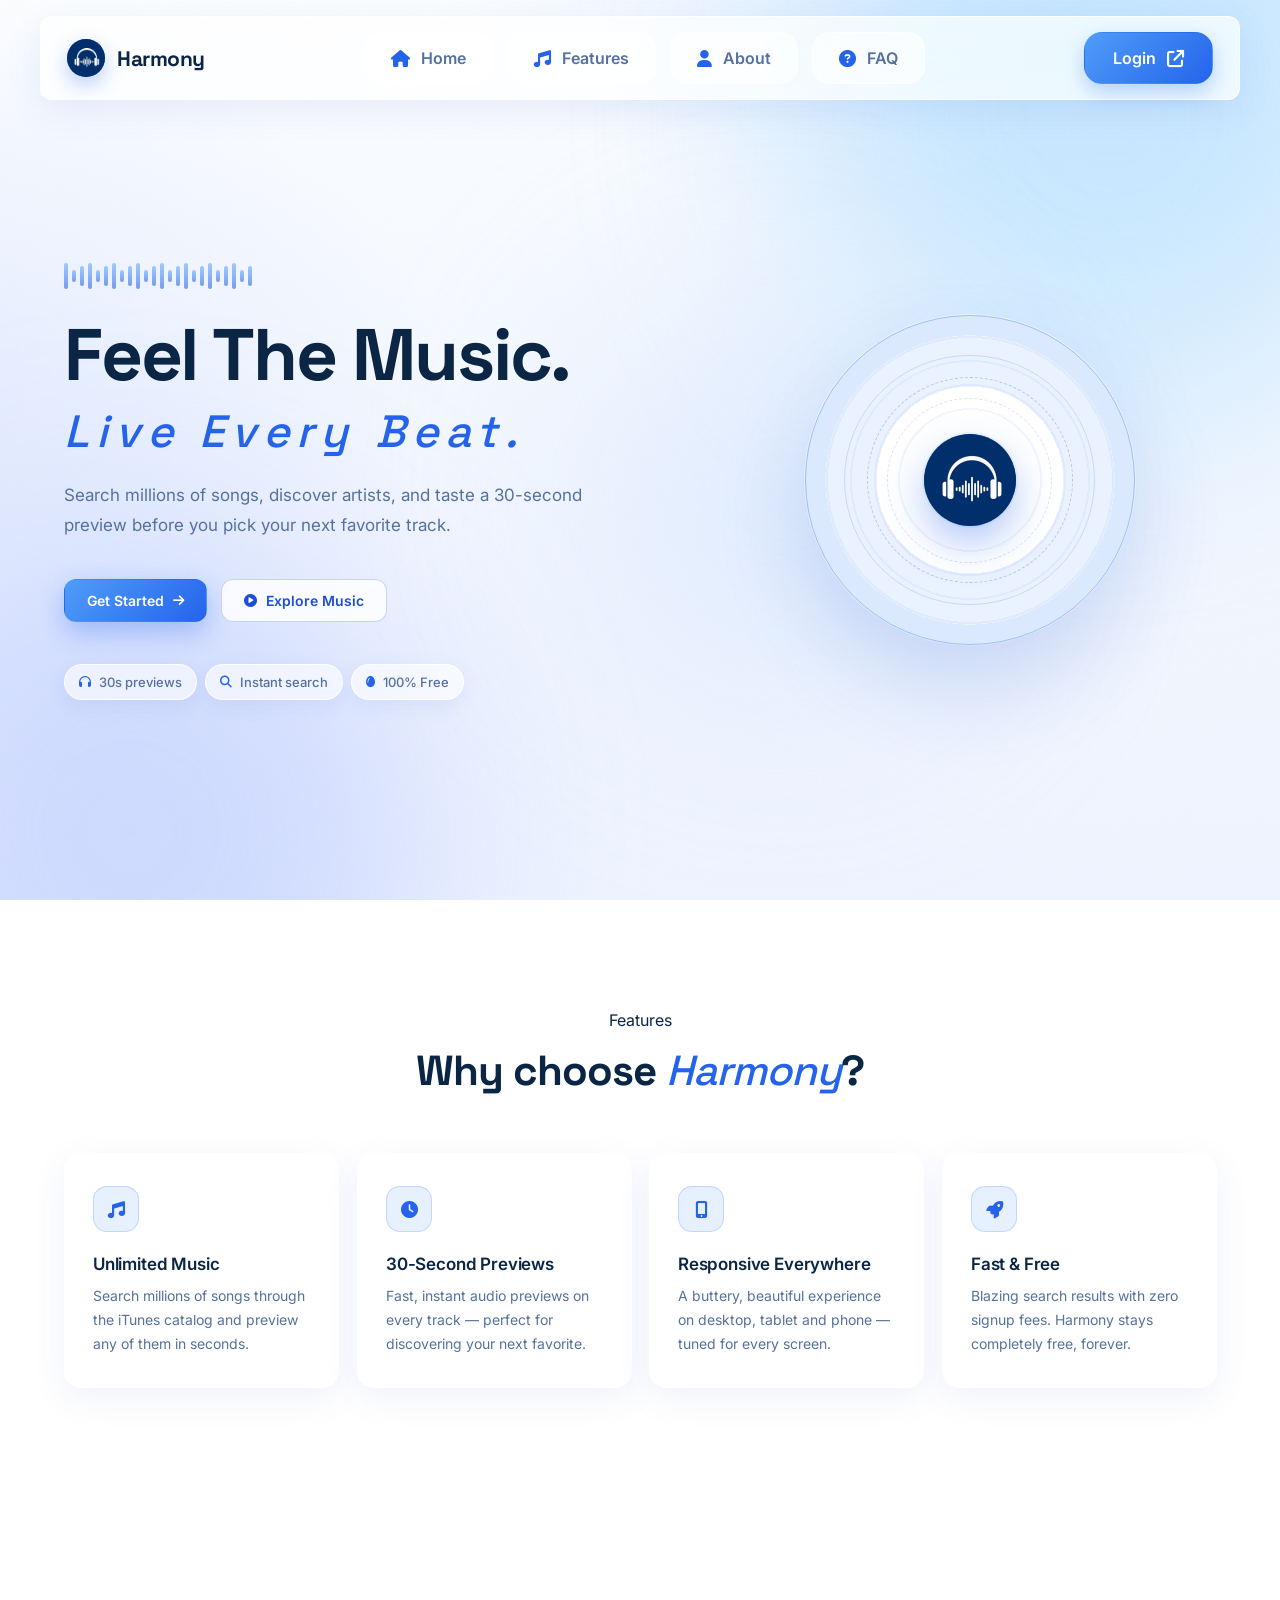
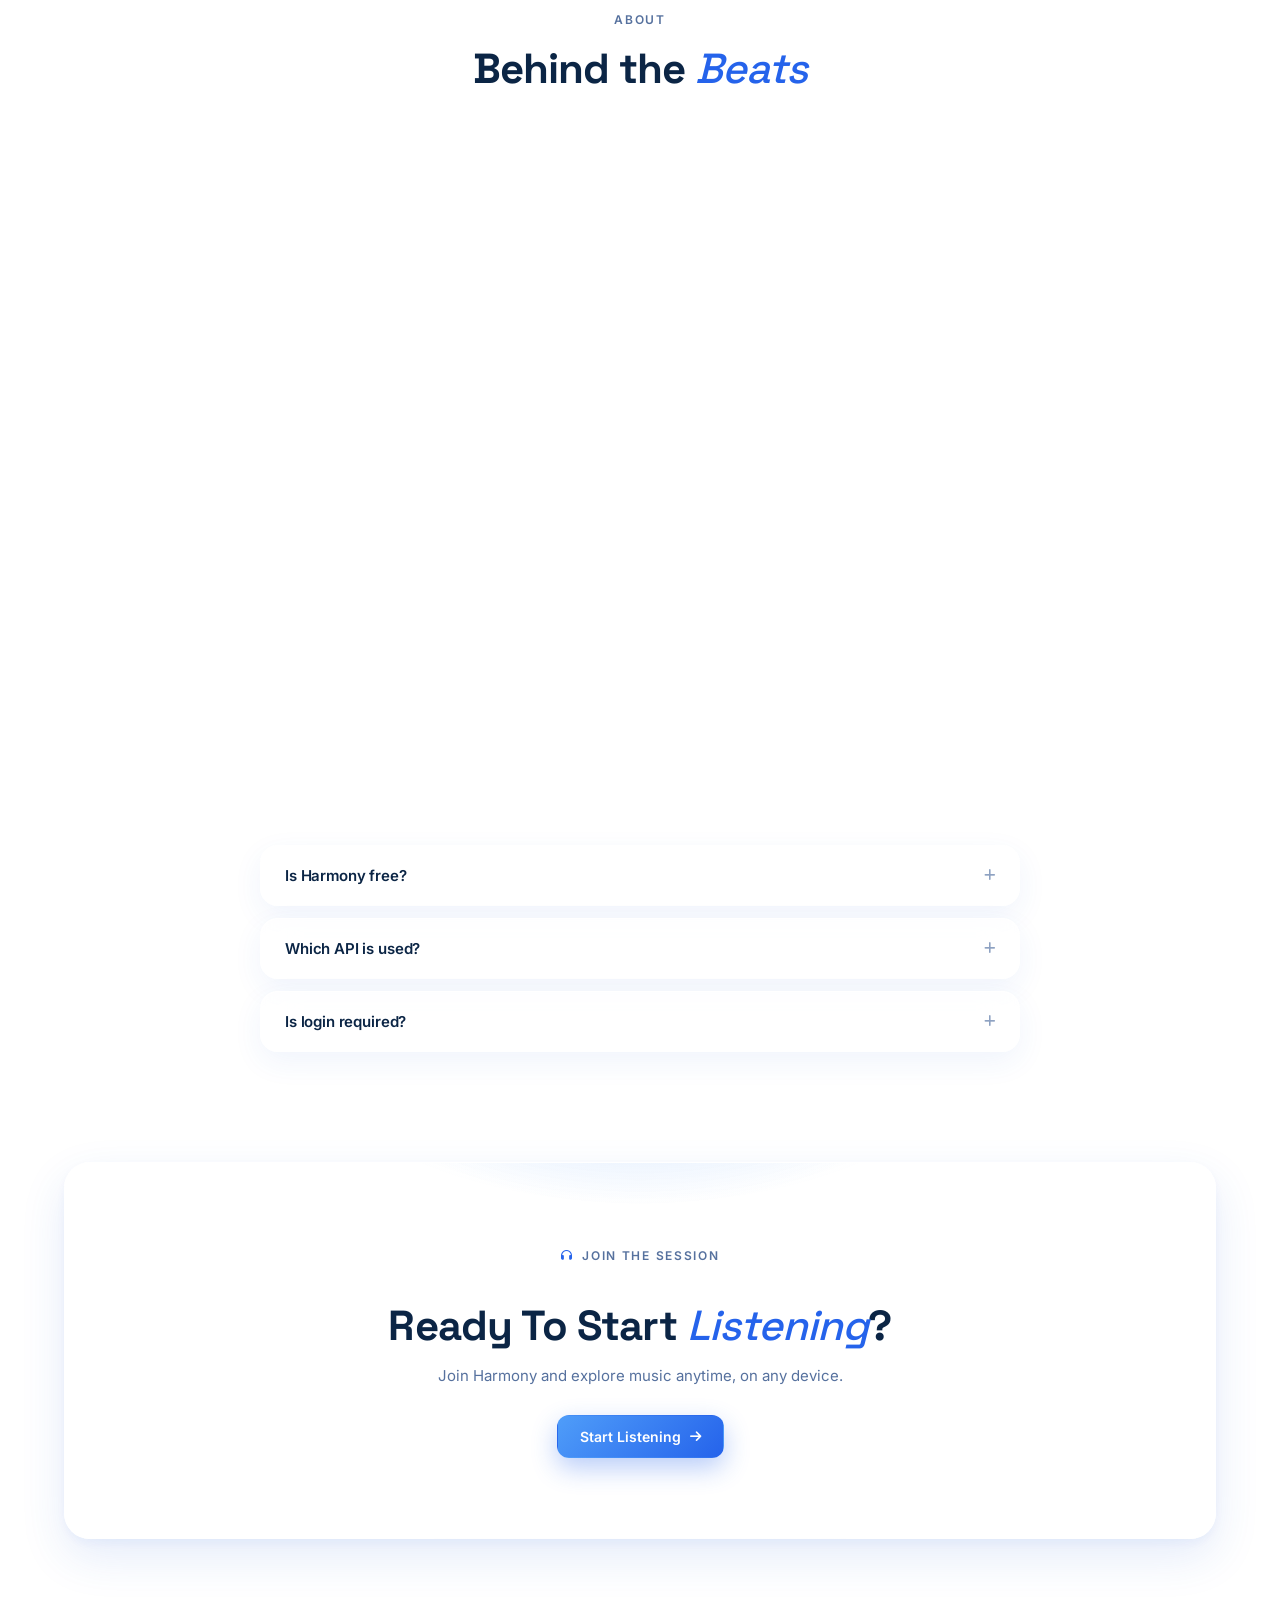
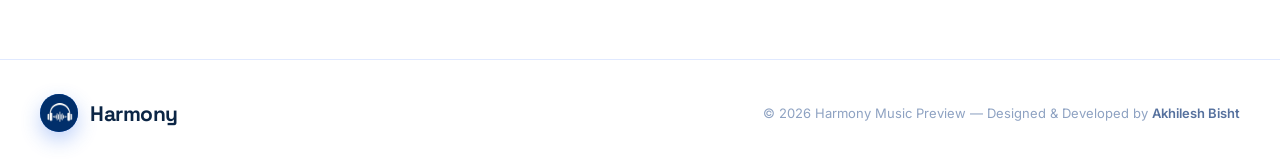
<file: index.html>
<!DOCTYPE html>
<html lang="en">

<head>

    <meta charset="UTF-8">
    <meta name="viewport" content="width=device-width, initial-scale=1.0">

    <title>Harmony</title>

    <link rel="icon" type="image/x-icon" href="images/favicon.ico?v=2">
    <link rel="icon" type="image/png" href="images/favicon.png?v=2">

    <link rel="stylesheet" href="css/index.css">

    <link rel="preconnect" href="https://fonts.googleapis.com">
    <link rel="preconnect" href="https://fonts.gstatic.com" crossorigin>

    <link
        href="https://fonts.googleapis.com/css2?family=Inter:wght@400;500;600;700&family=Space+Grotesk:wght@500;600;700&display=swap"
        rel="stylesheet">

    <link rel="stylesheet" href="https://cdnjs.cloudflare.com/ajax/libs/font-awesome/6.6.0/css/all.min.css">

</head>

<body>

    <!-- Ambient background layers -->

    <div class="aurora" aria-hidden="true">
        <span class="blob blob-a"></span>
        <span class="blob blob-b"></span>
        <span class="blob blob-c"></span>
        <span class="grain"></span>
    </div>

    <!-- ================= NAVBAR ================= -->

    <header class="site-nav">

        <nav class="navbar">

            <a href="#home" class="brand">

                <span class="brand-mark">
                    <img src="images/logo.jpg" alt="Harmony logo">
                </span>

                <span class="brand-name">Harmony</span>

            </a>

            <ul class="nav-links">

                <li><a href="#home"><i class="fa-solid fa-house"></i>Home</a></li>

                <li><a href="#features"><i class="fa-solid fa-music"></i>Features</a></li>

                <li><a href="#about"><i class="fa-solid fa-user"></i>About</a></li>

                <li><a href="#faq"><i class="fa-solid fa-circle-question"></i>FAQ</a></li>

            </ul>

            <div class="nav-right">

                <button class="login-btn">

                    <span>Login</span>

                    <i class="fa-solid fa-arrow-up-right-from-square"></i>

                </button>

                <button class="hamburger" id="hamburger" aria-label="Toggle menu">

                    <i class="fa-solid fa-bars"></i>

                </button>

            </div>

            <!-- Mobile Menu -->

            <div class="mobile-menu" id="mobileMenu">

                <ul class="mobile-nav-links">

                    <li><a href="#home"><i class="fa-solid fa-house"></i>Home</a></li>

                    <li><a href="#features"><i class="fa-solid fa-music"></i>Features</a></li>

                    <li><a href="#about"><i class="fa-solid fa-user"></i>About</a></li>

                    <li><a href="#faq"><i class="fa-solid fa-circle-question"></i>FAQ</a></li>

                </ul>

                <button class="login-btn mobile-login-btn">

                    <span>Login</span>

                </button>

            </div>

        </nav>

    </header>

    <main>

        <!-- ================= HERO ================= -->

        <section class="hero" id="home">

            <div class="hero-copy">

                <div class="herowave" aria-hidden="true">

                    <i></i><i></i><i></i><i></i><i></i><i></i><i></i><i></i><i></i><i></i><i></i><i></i><i></i><i></i><i></i><i></i><i></i><i></i><i></i><i></i><i></i><i></i><i></i><i></i>

                </div>

                <h1 class="headline">

                    Feel The Music.

                    <span class="grad-text">Live&nbsp;Every&nbsp;Beat.</span>

                </h1>

                <p class="lede">

                    Search millions of songs, discover artists, and taste a 30-second
                    preview before you pick your next favorite track.

                </p>

                <div class="hero-cta">

                    <button class="btn btn-primary">

                        Get Started

                        <i class="fa-solid fa-arrow-right"></i>

                    </button>

                    <button class="btn btn-ghost">

                        <i class="fa-solid fa-circle-play"></i>

                        Explore Music

                    </button>

                </div>

                <div class="hero-proof">

                    <span><i class="fa-solid fa-headphones"></i> 30s previews</span>

                    <span><i class="fa-solid fa-magnifying-glass"></i> Instant search</span>

                    <span><i class="fa-solid fa-egg"></i> 100% Free</span>

                </div>

            </div>

            <!-- Hero visual -->

            <div class="hero-visual">

                <div class="vinyl">

                    <div class="vinyl-disc">

                        <span class="vinyl-ring r1"></span>

                        <span class="vinyl-ring r2"></span>

                        <span class="vinyl-ring r3"></span>

                        <span class="vinyl-center">
                            <img src="images/logo.jpg" alt="Harmony logo">
                        </span>

                    </div>

                    <div class="pulse-ring"></div>

                </div>

            </div>

            <!-- Floating notes -->

            <div class="notes" aria-hidden="true">

                <i class="fa-solid fa-music"></i>

                <i class="fa-solid fa-music"></i>

                <i class="fa-solid fa-note-sticky"></i>

                <i class="fa-solid fa-music"></i>

                <i class="fa-solid fa-headphones"></i>

                <i class="fa-solid fa-note-sticky"></i>

                <i class="fa-solid fa-music"></i>

            </div>

        </section>

        <!-- ================= FEATURES ================= -->

        <section id="features" class="features">

            <header class="section-head">

                <span class="chip">Features</span>

                <h2>Why choose <em>Harmony</em>?</h2>

            </header>

            <div class="feature-grid">

                <div class="feature-box">

                    <span class="feature-icon">

                        <i class="fa-solid fa-music"></i>

                    </span>

                    <h3>Unlimited Music</h3>

                    <p>Search millions of songs through the iTunes catalog and preview any of them in seconds.</p>

                </div>

                <div class="feature-box">

                    <span class="feature-icon">

                        <i class="fa-solid fa-clock"></i>

                    </span>

                    <h3>30-Second Previews</h3>

                    <p>Fast, instant audio previews on every track — perfect for discovering your next favorite.</p>

                </div>

                <div class="feature-box">

                    <span class="feature-icon">

                        <i class="fa-solid fa-mobile-screen-button"></i>

                    </span>

                    <h3>Responsive Everywhere</h3>

                    <p>A buttery, beautiful experience on desktop, tablet and phone — tuned for every screen.</p>

                </div>

                <div class="feature-box">

                    <span class="feature-icon">

                        <i class="fa-solid fa-rocket"></i>

                    </span>

                    <h3>Fast & Free</h3>

                    <p>Blazing search results with zero signup fees. Harmony stays completely free, forever.</p>

                </div>

            </div>

        </section>

        <!-- ================= ABOUT ================= -->

        <section id="about" class="about">

            <header class="section-head">

                <span class="section-chip">About</span>

                <h2>Behind the <em>Beats</em></h2>

            </header>

            <div class="about-container">

                <div class="developer-image">

                    <img src="images/developer.jpg" alt="Portrait of Akhilesh Bisht">

                </div>

                <div class="developer-info">

                    <span class="role-chip">Frontend Developer</span>

                    <h3>Akhilesh Bisht</h3>

                    <p>

                        Harmony is a frontend music-preview web application built with
                        HTML5, CSS3, JavaScript and the iTunes Search API. It focuses on a
                        clean, modern and responsive user experience — so the interface
                        feels as good as the music sounds.

                    </p>

                    <div class="social-links">

                        <a href="https://www.linkedin.com/in/akhilesh-bisht-310509281" target="_blank" rel="noopener"
                            aria-label="LinkedIn"><i class="fa-brands fa-linkedin-in"></i></a>

                        <a href="https://www.instagram.com/akhlsxh/?utm_source=ig_web_button_share_sheet"
                            target="_blank" rel="noopener" aria-label="Instagram"><i class="fa-brands fa-instagram"></i></a>

                        <a href="mailto:bishtakhilesh79@gmail.com" aria-label="Email"><i
                                class="fa-solid fa-envelope"></i></a>

                    </div>

                    <div class="about-stats">

                        <span><b>HTML5</b> Structure</span>

                        <span><b>CSS3</b> Design</span>

                        <span><b>JS</b> Logic</span>

                    </div>

                </div>

            </div>

        </section>

        <!-- ================= FAQ ================= -->

        <section class="faq" id="faq">

            <header class="section-head">

                <span class="section-chip">FAQ</span>

                <h2>Frequently Asked <em>Questions</em></h2>

            </header>

            <div class="faq-list">

                <div class="faq-item">

                    <button class="faq-q" type="button">

                        <span>Is Harmony free?</span>

                        <i class="fa-solid fa-plus"></i>

                    </button>

                    <div class="faq-a">

                        <p>Yes. Harmony is completely free — every feature, every preview, no paywall.</p>

                    </div>

                </div>

                <div class="faq-item">

                    <button class="faq-q" type="button">

                        <span>Which API is used?</span>

                        <i class="fa-solid fa-plus"></i>

                    </button>

                    <div class="faq-a">

                        <p>Harmony uses the iTunes Search API to stream 30-second music previews.</p>

                    </div>

                </div>

                <div class="faq-item">

                    <button class="faq-q" type="button">

                        <span>Is login required?</span>

                        <i class="fa-solid fa-plus"></i>

                    </button>

                    <div class="faq-a">

                        <p>Yes. Login is required to enter the app so your recent listens stay personal.</p>

                    </div>

                </div>

            </div>

        </section>

        <!-- ================= CTA ================= -->

        <section class="cta">

            <div class="cta-panel glass">

                <span class="eyebrow">

                    <i class="fa-solid fa-headphones"></i>

                    Join the session

                </span>

                <h2>Ready To Start <em>Listening</em>?</h2>

                <p>Join Harmony and explore music anytime, on any device.</p>

                <button class="btn btn-primary">

                    Start Listening

                    <i class="fa-solid fa-arrow-right"></i>

                </button>

            </div>

        </section>

    </main>

    <!-- ================= FOOTER ================= -->

    <footer>

        <div class="footer-inner">

            <a href="#home" class="brand">

                <span class="brand-mark">
                    <img src="images/logo.jpg" alt="Harmony logo">
                </span>

                <span class="brand-name">Harmony</span>

            </a>

            <p>© 2026 Harmony Music Preview — Designed &amp; Developed by <b>Akhilesh Bisht</b></p>

        </div>

    </footer>

    <script src="index.js"></script>

</body>

</html>
</file>
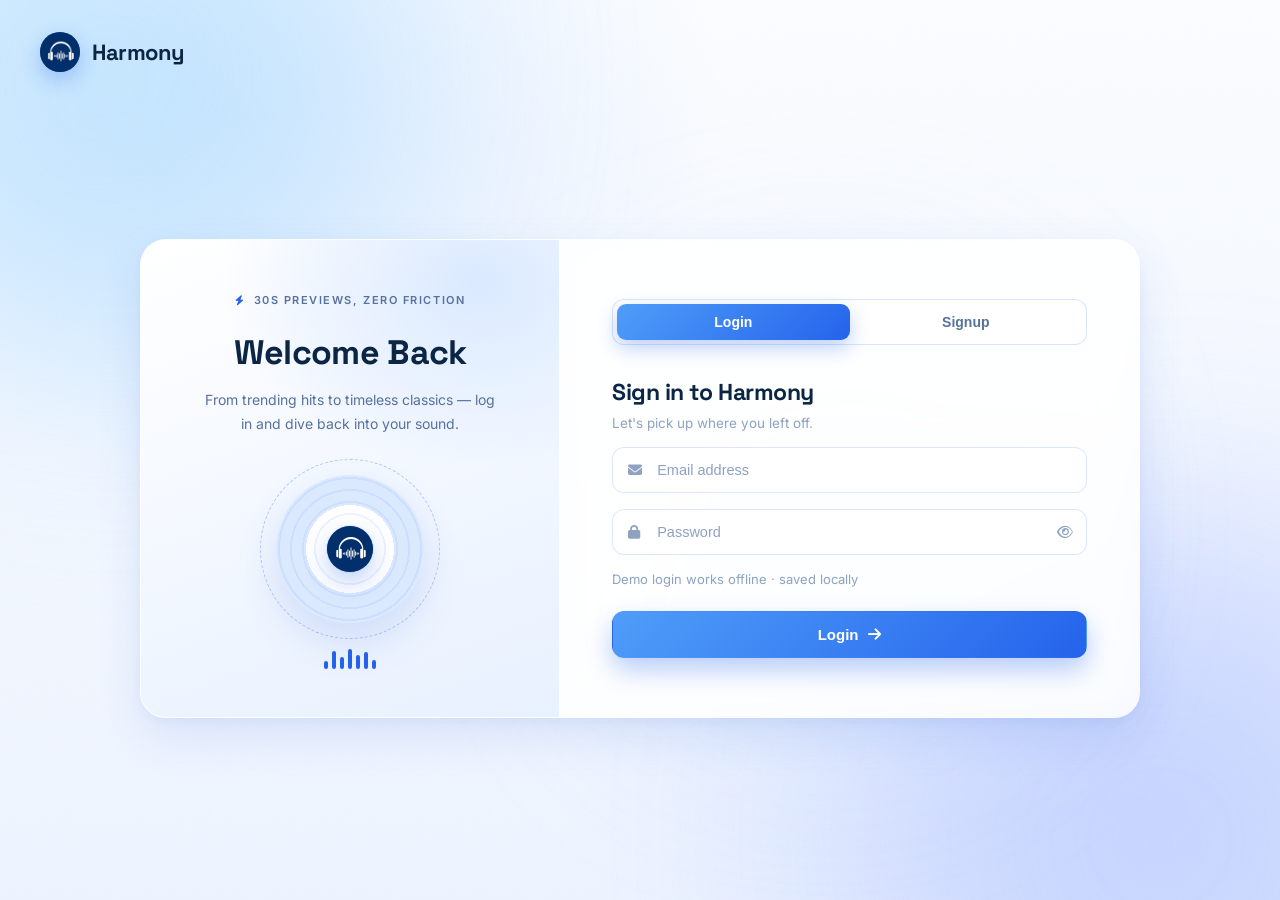
<file: home.html>
<!DOCTYPE html>
<html lang="en">

<head>

    <meta charset="UTF-8">
    <meta name="viewport" content="width=device-width, initial-scale=1.0">

    <title>Harmony</title>

    <link rel="icon" type="image/x-icon" href="images/favicon.ico?v=2">
    <link rel="icon" type="image/png" href="images/favicon.png?v=2">

    <link rel="stylesheet" href="css/home.css">

    <link rel="preconnect" href="https://fonts.googleapis.com">
    <link rel="preconnect" href="https://fonts.gstatic.com" crossorigin>

    <link
        href="https://fonts.googleapis.com/css2?family=Inter:wght@400;500;600;700&family=Space+Grotesk:wght@500;600;700&display=swap"
        rel="stylesheet">

    <link rel="stylesheet" href="https://cdnjs.cloudflare.com/ajax/libs/font-awesome/6.6.0/css/all.min.css">

</head>

<body>

    <!-- Ambient background -->

    <div class="aurora" aria-hidden="true">
        <span class="blob blob-a"></span>
        <span class="blob blob-b"></span>
        <span class="blob blob-c"></span>
        <span class="grain"></span>
    </div>

    <!-- ================= SIDEBAR ================= -->

    <aside class="sidebar">

        <div class="logo">

            <span class="logo-mark">
                <img src="images/logo.jpg" alt="Harmony logo">
            </span>

            <span class="logo-name">Harmony</span>

        </div>

        <ul>

            <li class="active" data-target="page-top">
                <i class="fa-solid fa-house"></i>
                <span>Home</span>
            </li>

            <li data-target="chartsSection">
                <i class="fa-solid fa-chart-simple"></i>
                <span>Charts</span>
            </li>

            <li data-target="recentContainer">
                <i class="fa-solid fa-clock-rotate-left"></i>
                <span>Recent</span>
            </li>

            <li data-target="search">
                <i class="fa-solid fa-magnifying-glass"></i>
                <span>Search</span>
            </li>

        </ul>

        <div class="side-footer">

            <button id="logoutBtn">

                <i class="fa-solid fa-right-from-bracket"></i>

                <span>Logout</span>

            </button>

        </div>

    </aside>

    <!-- ================= MAIN ================= -->

    <main class="main-content">

        <div id="page-top"></div>

        <!-- TOP BAR -->

        <header class="topbar">

            <div class="search-box">

                <input type="text" id="searchInput" placeholder="Search songs, albums or artists…"
                    autocomplete="off" aria-label="Search songs">

                <button id="searchBtn" aria-label="Search">

                    <i class="fa-solid fa-magnifying-glass"></i>

                </button>

            </div>

            <div class="user">

                <span class="user-avatar">
                    <i class="fa-solid fa-user"></i>
                </span>

                <span id="username">Welcome</span>

            </div>

        </header>

        <!-- SEARCH VIEW (dedicated search page — same page, player keeps playing) -->

        <section class="search-section view" id="searchView" hidden>

            <div class="section-title">

                <h2>Try Searching</h2>

                <span class="section-count">Quick picks for you</span>

            </div>

            <div class="suggest-list" id="suggestList">

            </div>

            <div class="section-title results-head">

                <h2>Search Results</h2>

                <span class="section-count" id="searchCount">0 tracks</span>

            </div>

            <div class="song-list" id="songContainer">

            </div>

        </section>

        <!-- HERO -->

        <section class="hero view" id="hero">

            <div class="hero-blob" aria-hidden="true"></div>

            <div class="hero-head">

                <div class="hero-title">

                    <span class="eyebrow">
                        <i class="fa-solid fa-fire"></i>
                        Trending now
                    </span>

                    <h1>What the world is listening to</h1>

                </div>

            </div>

            <div class="hero-marquee">

                <div class="hero-track" id="heroTrack"></div>

            </div>

        </section>

        <!-- CHARTS -->

        <section class="songs-section view" id="chartsSection">

            <div class="section-title">

                <h2>Top Charts</h2>

                <span class="section-chips">

                    <span class="chip"><i class="fa-solid fa-chart-simple"></i> Live Top 50</span>

                </span>

            </div>

            <div class="chart-grid" id="chartGrid">

            </div>

            <!-- Expanded chart list (shown when a chart is clicked) -->

            <div class="chart-panel-inline" id="chartPanelInline" hidden>

                <div class="chart-head">

                    <span class="chart-badge" id="chartBadge">

                        <i class="fa-solid fa-chart-simple"></i> Top 50

                    </span>

                    <button class="chart-close" id="chartClose" aria-label="Close chart">

                        <i class="fa-solid fa-xmark"></i>

                    </button>

                </div>

                <div class="chart-copy">

                    <h3 id="chartTitle">Top 50</h3>

                    <p id="chartSub">Live chart</p>

                </div>

                <div class="chart-list" id="chartList">

                </div>

            </div>

        </section>

        <!-- RECENTLY PLAYED -->

        <section class="songs-section view" id="recentSection">

            <div class="section-title">

                <h2>Recently Played</h2>

                <button class="text-btn" id="clearRecentBtn">

                    <i class="fa-solid fa-broom"></i>

                    Clear history

                </button>

            </div>

            <div class="song-grid" id="recentContainer">

            </div>

        </section>

    </main>

    <!-- ================= MUSIC PLAYER ================= -->

    <footer class="player" id="player">

        <div class="player-left">

            <div class="artwork">

                <img src="" id="playerImage" alt="Album artwork">

            </div>

            <div class="track-meta">

                <h4 id="playerSong">Nothing playing</h4>

                <p id="playerArtist">Harmony — preview player</p>

            </div>

        </div>

        <div class="player-center">

            <div class="controls">

                <button id="prevBtn" aria-label="Previous">

                    <i class="fa-solid fa-backward-step"></i>

                </button>

                <button id="playBtn" aria-label="Play or pause">

                    <i class="fa-solid fa-play"></i>

                </button>

                <button id="nextBtn" aria-label="Next">

                    <i class="fa-solid fa-forward-step"></i>

                </button>

            </div>

            <div class="progress-row">

                <span id="curTime">0:00</span>

                <input type="range" id="progressBar" min="0" max="100" value="0" aria-label="Seek">

                <span id="durTime">0:30</span>

            </div>

        </div>

        <div class="player-right">

            <i class="fa-solid fa-volume-high" aria-hidden="true"></i>

            <input type="range" id="volumeBar" min="0" max="1" step="0.01" value="1" aria-label="Volume">

        </div>

    </footer>

    <!-- Hidden audio element -->

    <audio id="audioPlayer"></audio>

    <!-- Loading overlay -->

    <div id="loader" class="loader" role="status" aria-label="Loading">

        <div class="loader-disc">
            <img src="images/logo.jpg" alt="Harmony logo">
        </div>

        <p>Tuning in…</p>

    </div>

    <!-- Toast -->

    <div id="toast" role="status"></div>

    <script src="home.js"></script>

</body>

</html>
</file>
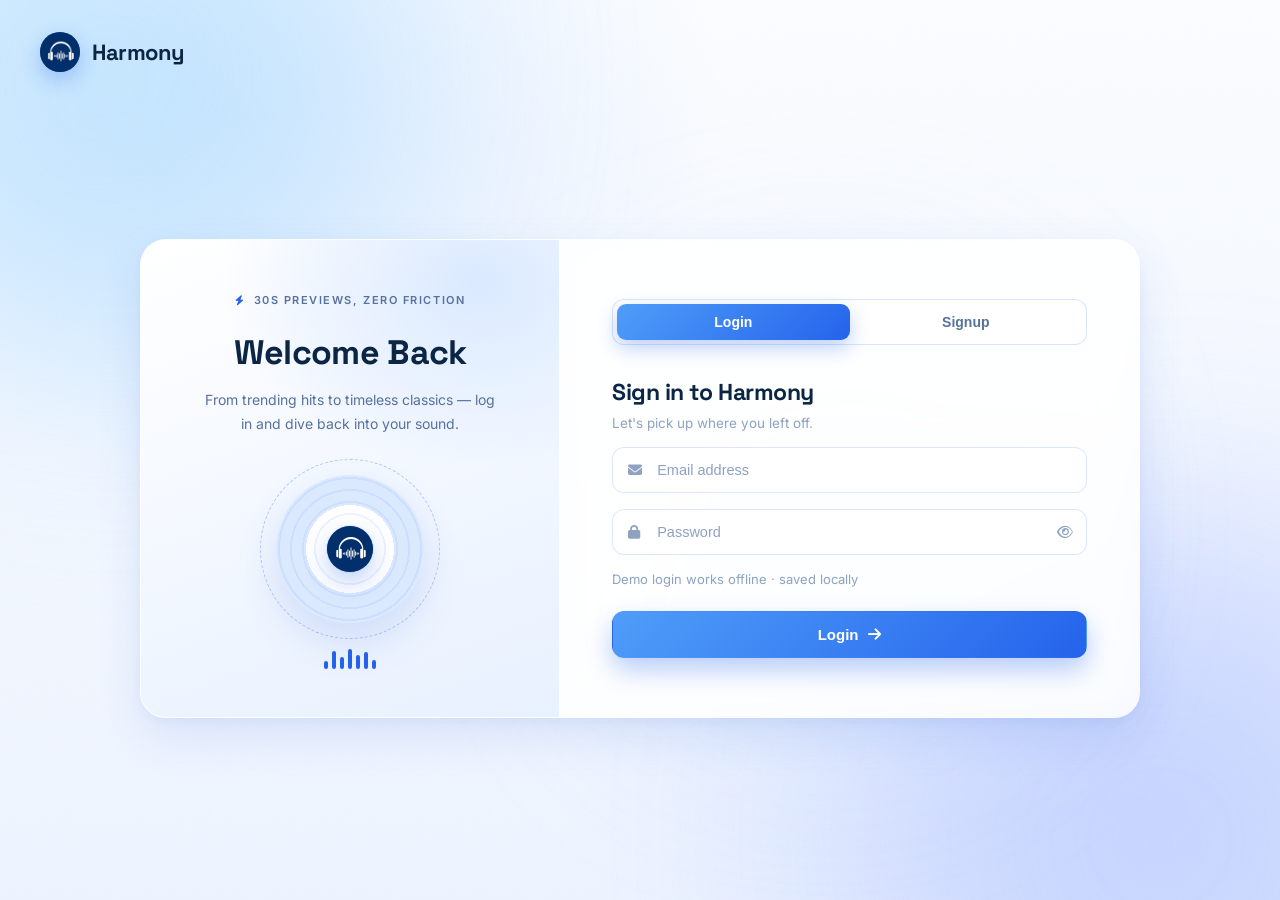
<file: login.html>
<!DOCTYPE html>
<html lang="en">

<head>

    <meta charset="UTF-8">
    <meta name="viewport" content="width=device-width, initial-scale=1.0">

    <title>Harmony</title>

    <link rel="icon" type="image/x-icon" href="images/favicon.ico?v=2">
    <link rel="icon" type="image/png" href="images/favicon.png?v=2">

    <link rel="stylesheet" href="css/login.css">

    <link rel="preconnect" href="https://fonts.googleapis.com">
    <link rel="preconnect" href="https://fonts.gstatic.com" crossorigin>

    <link
        href="https://fonts.googleapis.com/css2?family=Inter:wght@400;500;600;700&family=Space+Grotesk:wght@500;600;700&display=swap"
        rel="stylesheet">

    <link rel="stylesheet" href="https://cdnjs.cloudflare.com/ajax/libs/font-awesome/6.6.0/css/all.min.css">

</head>

<body>

    <!-- Ambient background -->

    <div class="aurora" aria-hidden="true">
        <span class="blob blob-a"></span>
        <span class="blob blob-b"></span>
        <span class="blob blob-c"></span>
        <span class="grain"></span>
    </div>

    <!-- Logo -->

    <a href="index.html" class="logo">

        <span class="logo-mark">
            <img src="images/logo.jpg" alt="Harmony logo">
        </span>

        <span class="logo-name">Harmony</span>

    </a>

    <!-- Auth container -->

    <div class="auth-wrap">

        <div class="auth-container glass">

            <!-- Left / Welcome -->

            <div class="welcome-side">

                <div class="welcome-inner">

                    <span class="eyebrow">
                        <i class="fa-solid fa-bolt"></i>
                        30s previews, zero friction
                    </span>

                    <h1>Welcome Back</h1>

                    <p>
                        From trending hits to timeless classics —
                        log in and dive back into your sound.
                    </p>

                    <div class="disc">

                        <span class="disc-disc">

                            <span class="disc-center">
                                <img src="images/logo.jpg" alt="Harmony logo">
                            </span>

                        </span>

                        <span class="disc-ring"></span>

                    </div>

                    <div class="eq-row" aria-hidden="true">

                        <i></i><i></i><i></i><i></i><i></i><i></i><i></i>

                    </div>

                </div>

            </div>

            <!-- Right Side -->

            <div class="form-side">

                <!-- Toggle -->

                <div class="toggle-buttons" role="tablist">

                    <button id="loginTab" class="active" type="button">Login</button>

                    <button id="signupTab" type="button">Signup</button>

                </div>

                <!-- LOGIN FORM -->

                <form id="loginForm" novalidate>

                    <h2>Sign in to Harmony</h2>

                    <p class="form-sub">Let's pick up where you left off.</p>

                    <div class="input-box">

                        <i class="fa-solid fa-envelope"></i>

                        <input type="email" id="loginEmail" placeholder="Email address" autocomplete="email" required>

                    </div>

                    <div class="input-box">

                        <i class="fa-solid fa-lock"></i>

                        <input type="password" id="loginPassword" placeholder="Password" autocomplete="current-password" required>

                        <span class="toggle-password">

                            <i class="fa-regular fa-eye"></i>

                        </span>

                    </div>

                    <div class="extra">

                        <span class="hint">Demo login works offline · saved locally</span>

                    </div>

                    <button type="submit" class="submit-btn">

                        <span>Login</span>

                        <i class="fa-solid fa-arrow-right"></i>

                    </button>

                </form>

                <!-- SIGNUP FORM -->

                <form id="signupForm" novalidate>

                    <h2>Create your account</h2>

                    <p class="form-sub">Free forever. No credit card needed.</p>

                    <div class="input-box">

                        <i class="fa-solid fa-user"></i>

                        <input type="text" id="signupUsername" placeholder="Username" autocomplete="nickname" required>

                    </div>

                    <div class="input-box">

                        <i class="fa-solid fa-envelope"></i>

                        <input type="email" id="signupEmail" placeholder="Email Address" autocomplete="email" required>

                    </div>

                    <div class="input-box">

                        <i class="fa-solid fa-lock"></i>

                        <input type="password" id="signupPassword" placeholder="Password" autocomplete="new-password" required>

                        <span class="toggle-password">

                            <i class="fa-regular fa-eye"></i>

                        </span>

                    </div>

                    <div class="input-box">

                        <i class="fa-solid fa-lock"></i>

                        <input type="password" id="confirmPassword" placeholder="Confirm Password" autocomplete="new-password" required>

                        <span class="toggle-password">

                            <i class="fa-regular fa-eye"></i>

                        </span>

                    </div>

                    <button type="submit" class="submit-btn">

                        <span>Create Account</span>

                        <i class="fa-solid fa-arrow-right"></i>

                    </button>

                </form>

            </div>

        </div>

    </div>

    <!-- Toast -->

    <div id="toast" role="status"></div>

    <script src="login.js"></script>

</body>

</html>
</file>
<file: css/index.css>
/* ==================================================
   HARMONY — Landing (Light · Blue Glassmorphism)
   Pure white canvas, frosted-glass cards, royal-blue
   accent, soft sky gradient ambience.
   ================================================== */

:root {
    --bg-0: #ffffff;
    --bg-1: #f3f8ff;
    --glass: rgba(255, 255, 255, 0.62);
    --glass-strong: rgba(255, 255, 255, 0.82);
    --glass-tint: rgba(235, 243, 255, 0.65);
    --line: rgba(64, 120, 255, 0.18);
    --line-strong: rgba(64, 120, 255, 0.32);
    --ink: #0b2545;
    --ink-2: #56719e;
    --ink-3: #8ea2c2;

    --accent: #2563eb;
    --accent-light: #4f9df9;
    --accent-deep: #1d4ed8;
    --on-accent: #ffffff;

    --grad-blue: linear-gradient(135deg, #4f9df9 0%, #2563eb 100%);
    --grad-soft: linear-gradient(150deg, #ffffff 0%, #e7f0ff 100%);

    --font-body: 'Inter', system-ui, -apple-system, sans-serif;
    --font-display: 'Space Grotesk', 'Inter', sans-serif;

    --radius-lg: 26px;
    --radius-md: 18px;
    --radius-sm: 12px;

    --shadow-1: 0 18px 46px rgba(45, 95, 210, 0.12), 0 4px 12px rgba(45, 95, 210, 0.05);
    --shadow-hover: 0 32px 70px rgba(45, 95, 210, 0.18);
    --focus: 0 0 0 3px rgba(59, 130, 246, 0.22);

    --ease: cubic-bezier(0.16, 1, 0.3, 1);
}

* {
    margin: 0;
    padding: 0;
    box-sizing: border-box;
}

html {
    scroll-behavior: smooth;
    scroll-padding-top: 92px;
}

body {
    font-family: var(--font-body);
    background: #ffffff;
    color: var(--ink);
    overflow-x: hidden;
    min-height: 100vh;
    -webkit-font-smoothing: antialiased;
    text-rendering: optimizeLegibility;
}

::selection {
    background: var(--accent);
    color: #fff;
}

button {
    font-family: inherit;
    cursor: pointer;
}

/* --- Scrollbar --- */

::-webkit-scrollbar {
    width: 10px;
}

::-webkit-scrollbar-track {
    background: #eef4fc;
}

::-webkit-scrollbar-thumb {
    background: #c5d6f2;
    border-radius: 20px;
    border: 2px solid #eef4fc;
}

::-webkit-scrollbar-thumb:hover {
    background: #a9c3ea;
}

/* ==================================================
   Ambient background — soft blue gradient + frosted
   color blobs so the glass has something to blur
   ================================================== */

.aurora {
    position: fixed;
    inset: 0;
    z-index: -1;
    overflow: hidden;
    background:
        radial-gradient(1100px 700px at 82% -12%, rgba(109, 168, 255, 0.18), transparent 55%),
        radial-gradient(1000px 720px at -8% 46%, rgba(164, 191, 255, 0.22), transparent 55%),
        linear-gradient(180deg, #fbfdff 0%, #f4f8ff 50%, #eef4ff 100%);
}

.blob {
    position: absolute;
    border-radius: 50%;
    filter: blur(110px);
    opacity: .6;
    will-change: transform;
}

.blob-a {
    width: 620px;
    height: 620px;
    background: #aedeff;
    top: -200px;
    right: -140px;
    animation: drift-a 34s ease-in-out infinite alternate;
}

.blob-b {
    width: 580px;
    height: 580px;
    background: #b9c9ff;
    bottom: -220px;
    left: -160px;
    animation: drift-b 40s ease-in-out infinite alternate;
}

.blob-c {
    width: 380px;
    height: 380px;
    background: #d5e6ff;
    top: 34%;
    left: 46%;
    animation: drift-c 48s ease-in-out infinite alternate;
}

.grain {
    position: absolute;
    inset: 0;
    opacity: .03;
    background-image: url("data:image/svg+xml,%3Csvg xmlns='http://www.w3.org/2000/svg' width='140' height='140'%3E%3Cfilter id='n'%3E%3CfeTurbulence type='fractalNoise' baseFrequency='0.85' numOctaves='2'/%3E%3C/filter%3E%3Crect width='100%25' height='100%25' filter='url(%23n)'/%3E%3C/svg%3E");
}

@keyframes drift-a {
    to { transform: translate(-70px, 100px); }
}

@keyframes drift-b {
    to { transform: translate(80px, -70px); }
}

@keyframes drift-c {
    to { transform: translate(-40px, 60px); }
}

/* ==================================================
   Shared glass surface
   ================================================== */

.glass {
    background: var(--glass);
    backdrop-filter: blur(22px) saturate(160%);
    -webkit-backdrop-filter: blur(22px) saturate(160%);
    border: 1px solid rgba(255, 255, 255, 0.7);
}

.eyebrow,
.section-chip {
    display: inline-flex;
    align-items: center;
    gap: 9px;
    font-size: 12px;
    font-weight: 600;
    letter-spacing: .14em;
    text-transform: uppercase;
    color: var(--ink-2);
}

.eyebrow i,
.section-chip i {
    color: var(--accent);
    font-size: 11px;
}

/* ==================================================
   Navbar
   ================================================== */

.site-nav {
    position: fixed;
    top: 0;
    left: 0;
    width: 100%;
    z-index: 1000;
    padding: 16px 24px 0;
}

.navbar {
    max-width: 1200px;
    margin: 0 auto;
    height: 84px;
    padding: 0 26px;
    display: flex;
    align-items: center;
    justify-content: space-between;
    border-radius: var(--radius-sm);
    background: rgba(255, 255, 255, 0.72);
    backdrop-filter: blur(22px) saturate(160%);
    -webkit-backdrop-filter: blur(22px) saturate(160%);
    border: 1px solid rgba(255, 255, 255, 0.75);
    box-shadow: 0 10px 34px rgba(45, 95, 210, 0.1);
    transition: background .3s var(--ease), box-shadow .3s var(--ease);
}

.nav-links {
    display: flex;
    align-items: center;
    gap: 14px;
    list-style: none;
}

.nav-links a {
    display: inline-flex;
    align-items: center;
    gap: 11px;
    text-decoration: none;
    color: var(--ink-2);
    font-size: 16px;
    font-weight: 600;
    padding: 15px 26px;
    border-radius: var(--radius-md);
    background: rgba(255, 255, 255, 0.6);
    border: 1px solid rgba(255, 255, 255, 0.7);
    transition: color .25s var(--ease), background .25s var(--ease), border-color .25s var(--ease), box-shadow .25s var(--ease), transform .15s var(--ease);
}

.nav-links a i {
    font-size: 17px;
    color: var(--accent);
    transition: transform .25s var(--ease);
}

.nav-links a:hover {
    color: var(--accent-deep);
    background: rgba(59, 130, 246, 0.12);
    border-color: rgba(59, 130, 246, 0.3);
    box-shadow: 0 10px 24px rgba(45, 95, 210, 0.14);
    transform: translateY(-2px);
}

.nav-links a:hover i {
    transform: translateY(-1px);
}

.nav-right {
    display: flex;
    align-items: center;
    gap: 14px;
}

.login-btn {
    display: inline-flex;
    align-items: center;
    gap: 11px;
    background: var(--grad-blue);
    color: #fff;
    border: 1px solid transparent;
    padding: 15px 28px;
    border-radius: var(--radius-md);
    font-size: 16px;
    font-weight: 600;
    box-shadow: 0 8px 20px rgba(37, 99, 235, 0.28);
    transition: background .25s var(--ease), box-shadow .25s var(--ease), transform .15s var(--ease);
}

.login-btn i {
    font-size: 17px;
}

.login-btn:hover {
    box-shadow: 0 12px 26px rgba(37, 99, 235, 0.4);
    filter: brightness(1.04);
    transform: translateY(-2px);
}

.login-btn:active {
    transform: scale(.975);
}

.navbar.scrolled {
    background: rgba(255, 255, 255, 0.88);
    box-shadow: var(--shadow-1);
}

.brand {
    display: flex;
    align-items: center;
    gap: 12px;
    text-decoration: none;
    color: var(--ink);
}

.brand-mark {
    width: 38px;
    height: 38px;
    border-radius: 50%;
    display: grid;
    place-items: center;
    color: #fff;
    background: var(--grad-blue);
    font-size: 16px;
    box-shadow: 0 8px 20px rgba(37, 99, 235, 0.3);
}

.brand-mark img {
    width: 100%;
    height: 100%;
    object-fit: cover;
    border-radius: 50%;
    display: block;
}

.brand-name {
    font-family: var(--font-display);
    font-size: 21px;
    font-weight: 700;
    letter-spacing: -.02em;
    color: var(--ink);
}

.btn {
    display: inline-flex;
    align-items: center;
    justify-content: center;
    gap: 9px;
    border: 1px solid transparent;
    font-size: 14px;
    font-weight: 600;
    border-radius: var(--radius-sm);
    padding: 12px 22px;
    text-decoration: none;
    transition: background .25s var(--ease), color .25s var(--ease), border-color .25s var(--ease), transform .15s var(--ease), box-shadow .25s var(--ease);
}

.btn:active {
    transform: scale(.975);
}

.btn svg,
.btn i {
    font-size: 13px;
}

.btn-primary {
    background: var(--grad-blue);
    color: #fff;
    box-shadow: 0 10px 26px rgba(37, 99, 235, 0.32);
}

.btn-primary:hover {
    box-shadow: 0 14px 34px rgba(37, 99, 235, 0.42);
    filter: brightness(1.04);
}

.btn-ghost {
    background: var(--glass-strong);
    color: var(--accent-deep);
    border: 1px solid rgba(64, 120, 255, 0.3);
    backdrop-filter: blur(10px);
    -webkit-backdrop-filter: blur(10px);
}

.btn-ghost:hover {
    background: rgba(59, 130, 246, 0.1);
    border-color: rgba(64, 120, 255, 0.45);
}

.hamburger {
    display: none;
    width: 46px;
    height: 46px;
    place-items: center;
    border-radius: var(--radius-sm);
    background: var(--glass);
    border: 1px solid var(--line);
    color: var(--ink);
    font-size: 17px;
}

/* Mobile menu */

.mobile-menu {
    display: none;
    position: fixed;
    top: 114px;
    left: 24px;
    right: 24px;
    z-index: 999;
    flex-direction: column;
    align-items: center;
    gap: 10px;
    padding: 22px;
    border-radius: var(--radius-md);
    background: rgba(255, 255, 255, 0.92);
    backdrop-filter: blur(26px) saturate(160%);
    -webkit-backdrop-filter: blur(26px) saturate(160%);
    border: 1px solid rgba(255, 255, 255, 0.8);
    box-shadow: var(--shadow-1);
    transform: translateY(-14px);
    opacity: 0;
    pointer-events: none;
    transition: all .35s var(--ease);
}

.mobile-menu.open {
    display: flex;
    opacity: 1;
    transform: none;
    pointer-events: auto;
}

.mobile-nav-links {
    list-style: none;
    display: flex;
    flex-direction: column;
    align-items: center;
    gap: 10px;
    width: 100%;
}

.mobile-nav-links a {
    display: flex;
    align-items: center;
    justify-content: center;
    gap: 12px;
    width: 100%;
    text-decoration: none;
    color: var(--ink-2);
    font-size: 17px;
    font-weight: 600;
    padding: 15px;
    border-radius: var(--radius-md);
    background: rgba(255, 255, 255, 0.6);
    border: 1px solid rgba(255, 255, 255, 0.8);
    transition: .25s var(--ease);
}

.mobile-nav-links a i {
    font-size: 18px;
    color: var(--accent);
}

.mobile-nav-links a:hover {
    color: var(--accent-deep);
    background: rgba(59, 130, 246, 0.12);
    border-color: rgba(59, 130, 246, 0.3);
}

.mobile-login-btn {
    width: 100%;
    justify-content: center;
    margin-top: 10px;
    padding: 16px;
}

/* ==================================================
   HERO
   ================================================== */

.hero {
    position: relative;
    overflow: hidden;
    max-width: 1200px;
    margin: 0 auto;
    min-height: 100vh;
    display: grid;
    grid-template-columns: 1.1fr 0.9fr;
    align-items: center;
    gap: 56px;
    padding: 150px 24px 90px;
}

.hero-copy {
    position: relative;
    z-index: 2;
}

.eyebrow {
    margin-bottom: 28px;
}

.headline {
    font-family: var(--font-display);
    font-size: clamp(42px, 5.7vw, 74px);
    font-weight: 700;
    line-height: 1.05;
    letter-spacing: -.03em;
    margin-bottom: 26px;
    color: var(--ink);
}

.grad-text {
    display: block;
    font-style: italic;
    font-weight: 500;
    letter-spacing: .16em;
    font-size: .62em;
    margin-top: 14px;
    color: var(--accent);
}

.lede {
    color: var(--ink-2);
    font-size: clamp(15px, 1.5vw, 17px);
    line-height: 1.75;
    max-width: 520px;
    margin-bottom: 38px;
    font-weight: 400;
}

.hero-cta {
    display: flex;
    align-items: center;
    gap: 14px;
    flex-wrap: wrap;
    margin-bottom: 42px;
}

.hero-proof {
    display: flex;
    align-items: center;
    gap: 8px;
    flex-wrap: wrap;
}

.hero-proof span {
    display: inline-flex;
    align-items: center;
    gap: 8px;
    font-size: 13px;
    font-weight: 500;
    color: var(--ink-2);
    background: var(--glass);
    border: 1px solid rgba(255, 255, 255, 0.8);
    backdrop-filter: blur(10px);
    -webkit-backdrop-filter: blur(10px);
    box-shadow: 0 6px 20px rgba(45, 95, 210, 0.08);
    padding: 9px 14px;
    border-radius: 999px;
}

.hero-proof span i {
    color: var(--accent);
    font-size: 12px;
}

/* Hero visual */

.hero-visual {
    position: relative;
    min-height: 480px;
    display: grid;
    place-items: center;
}

.vinyl {
    position: relative;
    width: 420px;
    height: 420px;
    display: grid;
    place-items: center;
}

.vinyl-disc {
    width: 330px;
    height: 330px;
    border-radius: 50%;
    position: relative;
    display: grid;
    place-items: center;
    background: radial-gradient(circle at 50% 50%, #ffffff 0 40%, #eaf2ff 40% 62%, #dbe9ff 62% 100%);
    box-shadow: 0 40px 90px rgba(45, 95, 210, 0.2), 0 0 0 1px rgba(255, 255, 255, 0.6);
    animation: spin-slow 26s linear infinite;
    transition: scale .5s var(--ease), box-shadow .5s var(--ease);
}

.vinyl:hover .vinyl-disc {
    scale: 1.07;
    box-shadow: 0 50px 110px rgba(45, 95, 210, 0.3), 0 0 0 1px rgba(255, 255, 255, 0.7);
}

.vinyl-disc::before {
    content: "";
    position: absolute;
    inset: 0;
    border-radius: 50%;
    background: repeating-radial-gradient(circle, rgba(255, 255, 255, 0) 0 22px, rgba(37, 99, 235, 0.06) 22px 24px);
}

.vinyl-disc::after {
    content: "";
    position: absolute;
    inset: 62px;
    border-radius: 50%;
    border: 1px dashed rgba(37, 99, 235, 0.3);
}

.vinyl-ring {
    position: absolute;
    border-radius: 50%;
    border: 1px solid rgba(37, 99, 235, 0.18);
}

.r1 { width: 76%; height: 76%; }
.r2 { width: 50%; height: 50%; border-style: dashed; }

.vinyl-center {
    width: 92px;
    height: 92px;
    border-radius: 50%;
    display: grid;
    place-items: center;
    color: #fff;
    font-size: 30px;
    background: var(--grad-blue);
    box-shadow: 0 18px 40px rgba(37, 99, 235, 0.35);
}

.vinyl-center img {
    width: 100%;
    height: 100%;
    object-fit: cover;
    border-radius: 50%;
    display: block;
}

.pulse-ring {
    position: absolute;
    width: 330px;
    height: 330px;
    border-radius: 50%;
    border: 1px solid rgba(59, 130, 246, 0.4);
    animation: pulse-ring 3.4s var(--ease) infinite;
}

@keyframes spin-slow {
    to { transform: rotate(360deg); }
}

@keyframes pulse-ring {
    0% {
        transform: scale(1);
        opacity: .8;
    }
    100% {
        transform: scale(1.28);
        opacity: 0;
    }
}

@keyframes eq {
    0%, 100% { transform: scaleY(.45); }
    50% { transform: scaleY(1); }
}

/* Animated audio waveform strip */
.herowave {
    display: flex;
    align-items: center;
    gap: 4px;
    height: 30px;
    margin-bottom: 26px;
}

.herowave i {
    width: 4px;
    border-radius: 3px;
    background: linear-gradient(180deg, #6cabff, var(--accent));
    opacity: .6;
    transform-origin: center;
    animation: eq 1.5s ease-in-out infinite;
}

.herowave i:nth-child(3n + 1) { height: 26px; }
.herowave i:nth-child(3n + 2) { height: 12px; animation-delay: .35s; }
.herowave i:nth-child(3n + 3) { height: 20px; animation-delay: .18s; }
.herowave i:nth-child(5n)   { animation-delay: .5s; }

/* Floating music notes */
.notes {
    position: absolute;
    inset: 0;
    pointer-events: none;
    overflow: hidden;
    z-index: 1;
}

.notes i {
    position: absolute;
    bottom: -44px;
    color: var(--accent);
    opacity: 0;
    animation: note-rise 13s linear infinite;
    will-change: transform, opacity;
}

.notes i:nth-child(1) { left: 8%;  font-size: 16px; }
.notes i:nth-child(2) { left: 26%; font-size: 22px; animation-delay: 3.2s; animation-duration: 15s; }
.notes i:nth-child(3) { left: 43%; font-size: 14px; animation-delay: 6.1s; }
.notes i:nth-child(4) { left: 60%; font-size: 20px; animation-delay: 1.7s; animation-duration: 14s; }
.notes i:nth-child(5) { left: 74%; font-size: 15px; animation-delay: 9.2s; }
.notes i:nth-child(6) { left: 86%; font-size: 24px; animation-delay: 4.4s; animation-duration: 16s; }
.notes i:nth-child(7) { left: 50%; font-size: 17px; animation-delay: 7.6s; }

@keyframes note-rise {
    0%   { transform: translateY(0) translateX(0) rotate(0deg); opacity: 0; }
    8%   { opacity: .6; }
    80%  { opacity: .2; }
    100% { transform: translateY(-115vh) translateX(34px) rotate(22deg); opacity: 0; }
}

/* Hero entrance is handled by the scroll reveal (.reveal), which fades
   both the copy and the visual up from the bottom of the viewport. */

/* Cursor glow — soft blue light */
.cursor-glow {
    position: fixed;
    left: 0;
    top: 0;
    width: 380px;
    height: 380px;
    border-radius: 50%;
    pointer-events: none;
    z-index: 0;
    opacity: 0;
    transition: opacity .45s ease;
    background: radial-gradient(circle, rgba(96, 151, 255, 0.12), transparent 64%);
    will-change: transform;
}

.cursor-glow.on {
    opacity: 1;
}

/* ==================================================
   Sections
   ================================================== */

.features,
.about,
.faq {
    max-width: 1200px;
    margin: 0 auto;
    padding: 110px 24px;
}

.section-head {
    text-align: center;
    margin-bottom: 56px;
}

.section-head h2 {
    font-family: var(--font-display);
    font-size: clamp(30px, 4vw, 42px);
    font-weight: 700;
    letter-spacing: -.025em;
    margin-top: 14px;
    color: var(--ink);
}

.section-head h2 em {
    font-style: italic;
    font-weight: 500;
    color: var(--accent);
}

/* Features */

.feature-grid {
    display: grid;
    grid-template-columns: repeat(auto-fit, minmax(250px, 1fr));
    gap: 18px;
}

.feature-box {
    padding: 32px 28px;
    border-radius: var(--radius-md);
    background: var(--glass);
    border: 1px solid rgba(255, 255, 255, 0.8);
    backdrop-filter: blur(18px) saturate(160%);
    -webkit-backdrop-filter: blur(18px) saturate(160%);
    box-shadow: 0 10px 34px rgba(45, 95, 210, 0.08);
    transition: translate .35s var(--ease), scale .35s var(--ease), transform .35s var(--ease), background .35s var(--ease), border-color .35s var(--ease), box-shadow .35s var(--ease);
}

.feature-box:hover {
    translate: 0 -6px;
    scale: 1.025;
    background: var(--glass-strong);
    border-color: rgba(37, 99, 235, 0.35);
    box-shadow: var(--shadow-hover);
}

.feature-icon {
    width: 46px;
    height: 46px;
    border-radius: 14px;
    display: grid;
    place-items: center;
    font-size: 17px;
    color: var(--accent);
    background: rgba(59, 130, 246, 0.12);
    border: 1px solid rgba(59, 130, 246, 0.22);
    margin-bottom: 22px;
    transition: transform .35s var(--ease), background .35s var(--ease), border-color .35s var(--ease), color .35s var(--ease), box-shadow .35s var(--ease);
}

.feature-box:hover .feature-icon {
    transform: scale(1.12) rotate(-6deg);
    background: var(--grad-blue);
    border-color: transparent;
    color: var(--on-accent);
    box-shadow: 0 12px 26px rgba(37, 99, 235, 0.32);
}

.feature-box h3 {
    font-size: 17px;
    font-weight: 600;
    letter-spacing: -.01em;
    margin-bottom: 10px;
    color: var(--ink);
}

.feature-box p {
    color: var(--ink-2);
    font-size: 14px;
    line-height: 1.7;
}

/* About */
.about-container {
    display: grid;
    grid-template-columns: 300px 1fr;
    gap: 60px;
    align-items: center;
}

.developer-image {
    position: relative;
    padding: 10px;
    width: 300px;
    max-width: 100%;
    border-radius: var(--radius-lg);
    background: var(--glass);
    border: 1px solid rgba(255, 255, 255, 0.8);
    backdrop-filter: blur(18px) saturate(160%);
    -webkit-backdrop-filter: blur(18px) saturate(160%);
    box-shadow: var(--shadow-1);
    overflow: hidden;
    transition: translate .4s var(--ease), scale .4s var(--ease), border-color .4s var(--ease), box-shadow .4s var(--ease);
}

.developer-image:hover {
    translate: 0 -6px;
    scale: 1.01;
    border-color: rgba(37, 99, 235, 0.35);
    box-shadow: var(--shadow-hover);
}

.developer-image img {
    width: 100%;
    height: 300px;
    object-fit: cover;
    border-radius: calc(var(--radius-lg) - 8px);
    transition: transform .55s var(--ease);
}

.developer-image:hover img {
    transform: scale(1.08);
}

.role-chip {
    display: inline-flex;
    align-items: center;
    gap: 8px;
    font-size: 11.5px;
    font-weight: 600;
    letter-spacing: .14em;
    text-transform: uppercase;
    color: var(--accent);
    margin-bottom: 16px;
}

.role-chip::before {
    content: "";
    width: 7px;
    height: 7px;
    border-radius: 50%;
    background: var(--accent);
}

.developer-info h3 {
    font-family: var(--font-display);
    font-size: 32px;
    font-weight: 700;
    letter-spacing: -.02em;
    margin-bottom: 16px;
    color: var(--ink);
}

.developer-info p {
    color: var(--ink-2);
    line-height: 1.8;
    font-size: 15px;
    max-width: 560px;
}

.social-links {
    display: flex;
    gap: 10px;
    margin-top: 26px;
}

.social-links a {
    width: 42px;
    height: 42px;
    display: grid;
    place-items: center;
    border-radius: var(--radius-sm);
    background: var(--glass);
    border: 1px solid rgba(255, 255, 255, 0.8);
    box-shadow: 0 6px 18px rgba(45, 95, 210, 0.08);
    color: var(--ink-2);
    font-size: 15px;
    text-decoration: none;
    transition: all .25s var(--ease);
}

.social-links a:hover {
    color: var(--accent);
    border-color: rgba(59, 130, 246, 0.4);
    background: rgba(59, 130, 246, 0.1);
    transform: translateY(-2px);
}

.about-stats {
    display: flex;
    flex-wrap: wrap;
    gap: 8px;
    margin-top: 30px;
}

.about-stats span {
    font-size: 12.5px;
    color: var(--ink-2);
    background: var(--glass);
    border: 1px solid rgba(255, 255, 255, 0.8);
    padding: 8px 13px;
    border-radius: 999px;
    box-shadow: 0 6px 18px rgba(45, 95, 210, 0.06);
}

.about-stats b {
    color: var(--ink);
    margin-right: 5px;
    font-weight: 600;
}

/* FAQ */
.faq-list {
    max-width: 760px;
    margin: 0 auto;
    display: flex;
    flex-direction: column;
    gap: 12px;
}

.faq-item {
    border-radius: var(--radius-md);
    background: var(--glass);
    border: 1px solid rgba(255, 255, 255, 0.8);
    backdrop-filter: blur(18px) saturate(160%);
    -webkit-backdrop-filter: blur(18px) saturate(160%);
    box-shadow: 0 10px 30px rgba(45, 95, 210, 0.07);
    overflow: hidden;
    transition: translate .35s var(--ease), scale .35s var(--ease), border-color .35s var(--ease), box-shadow .35s var(--ease);
}

.faq-item:hover {
    translate: 0 -3px;
    scale: 1.008;
    border-color: rgba(59, 130, 246, 0.35);
    box-shadow: var(--shadow-1);
}

.faq-item.open {
    border-color: rgba(59, 130, 246, 0.5);
    box-shadow: var(--shadow-1);
}

.faq-q {
    width: 100%;
    display: flex;
    align-items: center;
    justify-content: space-between;
    gap: 16px;
    padding: 20px 24px;
    background: transparent;
    border: none;
    color: var(--ink);
    font-size: 15px;
    font-weight: 600;
    text-align: left;
    letter-spacing: -.01em;
}

.faq-q i {
    color: var(--ink-3);
    font-size: 13px;
    transition: transform .35s var(--ease), color .35s var(--ease);
}

.faq-item.open .faq-q i {
    transform: rotate(45deg);
    color: var(--accent);
}

.faq-a {
    max-height: 0;
    overflow: hidden;
    transition: max-height .45s var(--ease);
}

.faq-a p {
    padding: 0 24px 20px;
    color: var(--ink-2);
    font-size: 14px;
    line-height: 1.7;
}

/* ==================================================
   CTA
   ================================================== */

.cta {
    max-width: 1200px;
    margin: 0 auto;
    padding: 0 24px 120px;
}

.cta-panel {
    position: relative;
    overflow: hidden;
    text-align: center;
    padding: 80px 40px;
    border-radius: var(--radius-lg);
    background:
        radial-gradient(600px 320px at 50% -40%, rgba(79, 157, 249, 0.2), transparent 60%),
        var(--glass);
    border: 1px solid rgba(255, 255, 255, 0.85);
    backdrop-filter: blur(24px) saturate(160%);
    -webkit-backdrop-filter: blur(24px) saturate(160%);
    box-shadow: var(--shadow-1);
    transition: scale .45s var(--ease), border-color .45s var(--ease), box-shadow .45s var(--ease);
}

.cta-panel:hover {
    scale: 1.012;
    border-color: rgba(37, 99, 235, 0.3);
    box-shadow: var(--shadow-hover);
}

.cta-panel::before {
    content: "";
    position: absolute;
    inset: 0;
    background:
        radial-gradient(500px 260px at 50% -30%, rgba(140, 185, 255, 0.28), transparent 60%);
    pointer-events: none;
}

.cta-panel * {
    position: relative;
    z-index: 2;
}

.cta-panel h2 {
    font-family: var(--font-display);
    font-size: clamp(30px, 4vw, 42px);
    font-weight: 700;
    letter-spacing: -.02em;
    margin: 8px 0 14px;
    color: var(--ink);
}

.cta-panel h2 em {
    font-style: italic;
    font-weight: 500;
    color: var(--accent);
}

.cta-panel p {
    color: var(--ink-2);
    font-size: 15px;
    margin-bottom: 30px;
}

/* ==================================================
   Footer
   ================================================== */

footer {
    border-top: 1px solid rgba(64, 120, 255, 0.16);
    padding: 34px 24px;
    background: rgba(255, 255, 255, 0.7);
    backdrop-filter: blur(16px);
    -webkit-backdrop-filter: blur(16px);
}

.footer-inner {
    max-width: 1200px;
    margin: 0 auto;
    display: flex;
    align-items: center;
    justify-content: space-between;
    gap: 20px;
    flex-wrap: wrap;
}

.footer-inner p {
    color: var(--ink-3);
    font-size: 13px;
}

.footer-inner p b {
    color: var(--ink-2);
    font-weight: 600;
}

/* ==================================================
   Reveal on scroll — every element fades in smoothly
   ================================================== */

.reveal {
    opacity: 0;
    transform: translateY(46px);
    filter: blur(10px);
    transition: opacity .9s cubic-bezier(.22, .9, .3, 1),
                transform .9s cubic-bezier(.22, .9, .3, 1),
                filter .9s ease;
    transition-delay: var(--d, 0ms);
    will-change: opacity, transform, filter;
}

.reveal.visible {
    opacity: 1;
    transform: none;
    filter: blur(0);
}

/* Cascade the inner elements once their block is on screen */
.reveal.visible > * {
    animation: rise-in .8s cubic-bezier(.22, .9, .3, 1) both;
}

.reveal.visible > *:nth-child(2) { animation-delay: .06s; }
.reveal.visible > *:nth-child(3) { animation-delay: .12s; }
.reveal.visible > *:nth-child(4) { animation-delay: .18s; }
.reveal.visible > *:nth-child(5) { animation-delay: .24s; }
.reveal.visible > *:nth-child(6) { animation-delay: .3s; }

@keyframes rise-in {
    from { opacity: 0; transform: translateY(38px); filter: blur(8px); }
    to { opacity: 1; transform: none; filter: blur(0); }
}

/* ==================================================
   Responsive
   ================================================== */

@media (max-width: 992px) {

    .hamburger {
        display: grid;
    }

    .nav-links {
        display: none;
    }

    .navbar .nav-right .login-btn {
        padding: 12px 18px;
        font-size: 14px;
    }

    .hero {
        grid-template-columns: 1fr;
        text-align: center;
        padding-top: 190px;
    }

    .eyebrow {
        justify-content: center;
        margin-left: auto;
        margin-right: auto;
    }

    .herowave {
        justify-content: center;
        margin-left: auto;
        margin-right: auto;
    }

    .lede,
    .hero-proof {
        margin-left: auto;
        margin-right: auto;
        justify-content: center;
    }

    .hero-cta {
        justify-content: center;
    }

    .hero-visual {
        min-height: 400px;
    }

    .vinyl {
        width: 300px;
        height: 300px;
    }

    .vinyl-disc {
        width: 270px;
        height: 270px;
    }

    .vinyl-disc::after {
        inset: 50px;
    }

    .pulse-ring {
        width: 270px;
        height: 270px;
    }

    .about-container {
        grid-template-columns: 1fr;
        text-align: center;
        gap: 44px;
    }

    .developer-image {
        margin: 0 auto;
    }

    .developer-info p {
        margin-left: auto;
        margin-right: auto;
    }

    .social-links,
    .about-stats {
        justify-content: center;
    }
}

@media (max-width: 640px) {

    .mobile-menu {
        left: 16px;
        right: 16px;
        top: 88px;
    }

    .site-nav {
        padding: 12px 16px 0;
    }

    .navbar {
        padding: 0 14px;
        height: 58px;
    }

    /* The desktop-topbar login duplicates the one inside the mobile
       drawer — hide the top-bar one so it can't collide with the brand. */
    .navbar .nav-right .login-btn {
        display: none;
    }

    .brand {
        gap: 9px;
    }

    .brand-mark {
        width: 34px;
        height: 34px;
        font-size: 14px;
    }

    .brand-name {
        font-size: 18px;
    }

    .hamburger {
        width: 42px;
        height: 42px;
    }

    .hero {
        padding: 118px 18px 60px;
        gap: 20px;
    }

    .headline {
        font-size: 40px;
    }

    .grad-text {
        letter-spacing: .1em;
    }

    .hero-cta {
        align-items: stretch;
        flex-direction: column;
    }

    .btn {
        width: 100%;
    }

    .hero-visual {
        min-height: 320px;
    }

    .vinyl {
        width: 230px;
        height: 230px;
    }

    .vinyl-disc {
        width: 210px;
        height: 210px;
    }

    .vinyl-disc::after {
        inset: 40px;
    }

    .vinyl-center {
        width: 70px;
        height: 70px;
        font-size: 22px;
    }

    .pulse-ring {
        width: 210px;
        height: 210px;
    }

    .features,
    .about,
    .faq {
        padding: 80px 18px;
    }

    .section-head {
        margin-bottom: 40px;
    }

    .cta {
        padding: 0 18px 80px;
    }

    .cta-panel {
        padding: 56px 24px;
    }

    .footer-inner {
        justify-content: center;
        text-align: center;
    }
}

/* --- Reduced motion --- */

@media (prefers-reduced-motion: reduce) {

    *,
    *::before,
    *::after {
        animation-duration: .01ms !important;
        animation-iteration-count: 1 !important;
        transition-duration: .01ms !important;
    }

    .reveal,
    .reveal.visible,
    .reveal.visible > * {
        opacity: 1 !important;
        transform: none !important;
        filter: none !important;
    }

    html {
        scroll-behavior: auto;
    }
}
</file>
<file: css/home.css>
/* ==================================================
   HARMONY — Dashboard (Light · Blue Glassmorphism)
   Pure white canvas, frosted-glass cards, royal-blue
   accent, soft sky gradient ambience — matches landing.
   ================================================== */

:root {
    --bg-0: #ffffff;
    --bg-1: #f3f8ff;
    --glass: rgba(255, 255, 255, 0.62);
    --glass-strong: rgba(255, 255, 255, 0.82);
    --glass-tint: rgba(235, 243, 255, 0.65);
    --line: rgba(64, 120, 255, 0.18);
    --line-strong: rgba(64, 120, 255, 0.32);
    --ink: #0b2545;
    --ink-2: #56719e;
    --ink-3: #8ea2c2;

    --accent: #2563eb;
    --accent-light: #4f9df9;
    --accent-deep: #1d4ed8;
    --on-accent: #ffffff;

    --grad-blue: linear-gradient(135deg, #4f9df9 0%, #2563eb 100%);

    --font-body: 'Inter', system-ui, -apple-system, sans-serif;
    --font-display: 'Space Grotesk', 'Inter', sans-serif;

    --radius-lg: 26px;
    --radius-md: 18px;
    --radius-sm: 12px;

    --shadow-1: 0 18px 46px rgba(45, 95, 210, 0.12), 0 4px 12px rgba(45, 95, 210, 0.05);
    --shadow-hover: 0 32px 70px rgba(45, 95, 210, 0.18);
    --focus: 0 0 0 3px rgba(59, 130, 246, 0.22);

    --ease: cubic-bezier(0.16, 1, 0.3, 1);
    --side-w: 270px;
}

* {
    margin: 0;
    padding: 0;
    box-sizing: border-box;
}

html {
    overflow-x: hidden;
    scroll-padding-top: 96px;
}

body {
    font-family: var(--font-body);
    background: var(--bg-0);
    color: var(--ink);
    min-height: 100vh;
    display: flex;
    -webkit-font-smoothing: antialiased;
    text-rendering: optimizeLegibility;
}

::selection {
    background: var(--accent);
    color: var(--on-accent);
}

button {
    font-family: inherit;
    cursor: pointer;
    border: none;
    background: none;
    color: inherit;
}

/* --- Scrollbar --- */

::-webkit-scrollbar {
    width: 9px;
    height: 9px;
}

::-webkit-scrollbar-track {
    background: #eef4fc;
}

::-webkit-scrollbar-thumb {
    background: #c5d6f2;
    border-radius: 20px;
    border: 2px solid #eef4fc;
}

::-webkit-scrollbar-thumb:hover {
    background: #a9c3ea;
}

/* ==================================================
   Ambient background — soft blue gradient + frosted
   color blobs so the glass has something to blur
   ================================================== */

.aurora {
    position: fixed;
    inset: 0;
    z-index: -2;
    overflow: hidden;
    background:
        radial-gradient(1100px 700px at 82% -12%, rgba(109, 168, 255, 0.18), transparent 55%),
        radial-gradient(1000px 720px at -8% 46%, rgba(164, 191, 255, 0.22), transparent 55%),
        linear-gradient(180deg, #fbfdff 0%, #f4f8ff 50%, #eef4ff 100%);
}

.blob {
    position: absolute;
    border-radius: 50%;
    filter: blur(110px);
    opacity: .6;
    will-change: transform;
}

.blob-a {
    width: 640px;
    height: 640px;
    background: #aedeff;
    top: -220px;
    right: -160px;
    animation: drift-a 36s ease-in-out infinite alternate;
}

.blob-b {
    width: 560px;
    height: 560px;
    background: #b9c9ff;
    bottom: -240px;
    left: -180px;
    animation: drift-b 42s ease-in-out infinite alternate;
}

.blob-c {
    width: 360px;
    height: 360px;
    background: #d5e6ff;
    top: 48%;
    left: 40%;
    animation: drift-c 48s ease-in-out infinite alternate;
}

.grain {
    position: absolute;
    inset: 0;
    opacity: .03;
    background-image: url("data:image/svg+xml,%3Csvg xmlns='http://www.w3.org/2000/svg' width='140' height='140'%3E%3Cfilter id='n'%3E%3CfeTurbulence type='fractalNoise' baseFrequency='0.85' numOctaves='2'/%3E%3C/filter%3E%3Crect width='100%25' height='100%25' filter='url(%23n)'/%3E%3C/svg%3E");
}

@keyframes drift-a {
    to { transform: translate(-70px, 100px); }
}

@keyframes drift-b {
    to { transform: translate(80px, -70px); }
}

@keyframes drift-c {
    to { transform: translate(-40px, 60px); }
}

/* ==================================================
   SIDEBAR
   ================================================== */

.sidebar {
    width: var(--side-w);
    height: 100vh;
    position: fixed;
    left: 0;
    top: 0;
    z-index: 900;
    display: flex;
    flex-direction: column;
    justify-content: space-between;
    padding: 28px 20px 24px;
    background: rgba(255, 255, 255, 0.72);
    backdrop-filter: blur(22px) saturate(160%);
    -webkit-backdrop-filter: blur(22px) saturate(160%);
    border-right: 1px solid rgba(255, 255, 255, 0.75);
    box-shadow: 10px 0 40px rgba(45, 95, 210, 0.06);
}

.sidebar .logo {
    display: flex;
    align-items: center;
    gap: 12px;
    padding: 0 8px 22px;
    border-bottom: 1px solid rgba(64, 120, 255, 0.18);
}

.logo-mark {
    width: 42px;
    height: 42px;
    border-radius: 50%;
    display: grid;
    place-items: center;
    color: var(--on-accent);
    background: var(--grad-blue);
    font-size: 17px;
    box-shadow: 0 8px 20px rgba(37, 99, 235, 0.3);
}

.logo-mark img {
    width: 100%;
    height: 100%;
    object-fit: cover;
    border-radius: 50%;
    display: block;
}

.logo-name {
    font-family: var(--font-display);
    font-size: 21px;
    font-weight: 700;
    letter-spacing: -.02em;
    color: var(--ink);
}

.sidebar ul {
    list-style: none;
    margin-top: 24px;
    display: flex;
    flex-direction: column;
    gap: 10px;
}

.sidebar ul li {
    position: relative;
    display: flex;
    align-items: center;
    gap: 15px;
    padding: 16px 20px;
    border-radius: var(--radius-md);
    cursor: pointer;
    color: var(--ink-2);
    font-size: 16px;
    font-weight: 600;
    background: rgba(255, 255, 255, 0.5);
    border: 1px solid rgba(255, 255, 255, 0.7);
    transition: all .25s var(--ease);
}

.sidebar ul li i {
    width: 20px;
    text-align: center;
    font-size: 18px;
    color: var(--accent);
}

.sidebar ul li:hover {
    color: var(--ink);
    background: rgba(59, 130, 246, 0.1);
    border-color: rgba(59, 130, 246, 0.25);
}

.sidebar ul li.active {
    color: var(--accent-deep);
    background: rgba(59, 130, 246, 0.14);
    border-color: rgba(59, 130, 246, 0.3);
    font-weight: 700;
    box-shadow: 0 10px 26px rgba(45, 95, 210, 0.14);
}

.sidebar ul li.active::before {
    content: "";
    position: absolute;
    left: -20px;
    top: 22%;
    height: 56%;
    width: 3px;
    border-radius: 3px;
    background: var(--accent);
}

.sidebar ul li.active i {
    color: var(--accent);
}

.side-footer {
    border-top: 1px solid rgba(64, 120, 255, 0.18);
    padding-top: 18px;
}

#logoutBtn {
    width: 100%;
    display: flex;
    align-items: center;
    gap: 15px;
    padding: 16px 20px;
    border-radius: var(--radius-md);
    font-size: 15px;
    font-weight: 600;
    color: var(--ink-2);
    border: 1px solid rgba(64, 120, 255, 0.22);
    transition: all .25s var(--ease);
}

#logoutBtn i {
    width: 20px;
    text-align: center;
    font-size: 17px;
}

#logoutBtn:hover {
    color: var(--accent-deep);
    border-color: rgba(64, 120, 255, 0.4);
    background: rgba(59, 130, 246, 0.1);
}

/* ==================================================
   MAIN
   ================================================== */

.main-content {
    flex: 1;
    margin-left: var(--side-w);
    padding: 32px 38px 150px;
    min-width: 0;
}

/* --- Topbar --- */

.topbar {
    display: flex;
    align-items: center;
    justify-content: space-between;
    gap: 24px;
    margin-bottom: 34px;
}

.search-box {
    flex: 1;
    max-width: 640px;
    position: relative;
    display: flex;
    align-items: center;
    height: 52px;
    border-radius: var(--radius-sm);
    background: var(--glass);
    border: 1px solid rgba(255, 255, 255, 0.8);
    backdrop-filter: blur(18px) saturate(160%);
    -webkit-backdrop-filter: blur(18px) saturate(160%);
    box-shadow: 0 8px 26px rgba(45, 95, 210, 0.08);
    transition: border-color .25s var(--ease), background .25s var(--ease), box-shadow .25s var(--ease);
}

.search-box:focus-within {
    border-color: rgba(37, 99, 235, 0.5);
    background: rgba(255, 255, 255, 0.9);
    box-shadow: var(--focus);
}

.search-box input {
    flex: 1;
    height: 100%;
    padding: 0 56px 0 18px;
    border: none;
    outline: none;
    background: transparent;
    color: var(--ink);
    font-size: 14.5px;
    font-family: inherit;
    min-width: 0;
    text-overflow: ellipsis;
    white-space: nowrap;
    overflow: hidden;
}

.search-box input::placeholder {
    color: var(--ink-3);
}

#searchBtn {
    position: absolute;
    right: 6px;
    top: 50%;
    transform: translateY(-50%);
    width: 40px;
    height: 40px;
    border-radius: calc(var(--radius-sm) - 3px);
    display: grid;
    place-items: center;
    color: var(--on-accent);
    font-size: 13px;
    background: var(--grad-blue);
    box-shadow: 0 8px 20px rgba(37, 99, 235, 0.3);
    transition: filter .25s var(--ease), box-shadow .25s var(--ease);
}

#searchBtn:hover {
    box-shadow: 0 12px 26px rgba(37, 99, 235, 0.42);
    filter: brightness(1.04);
}

.user {
    display: flex;
    align-items: center;
    gap: 11px;
    padding: 6px 16px 6px 6px;
    border-radius: 999px;
    background: var(--glass);
    border: 1px solid rgba(255, 255, 255, 0.8);
    backdrop-filter: blur(14px) saturate(160%);
    -webkit-backdrop-filter: blur(14px) saturate(160%);
    box-shadow: 0 8px 26px rgba(45, 95, 210, 0.08);
    white-space: nowrap;
}

.user-avatar {
    width: 36px;
    height: 36px;
    border-radius: 50%;
    display: grid;
    place-items: center;
    color: var(--on-accent);
    font-size: 14px;
    background: var(--grad-blue);
    box-shadow: 0 6px 16px rgba(37, 99, 235, 0.3);
}

.user span:last-child {
    font-weight: 600;
    font-size: 13.5px;
}

/* ==================================================
   HERO
   ================================================== */

.hero {
    position: relative;
    overflow: hidden;
    padding: 40px 48px 30px;
    border-radius: var(--radius-lg);
    margin-bottom: 44px;
    background:
        radial-gradient(480px 320px at 86% -10%, rgba(79, 157, 249, 0.2), transparent 60%),
        var(--glass);
    border: 1px solid rgba(255, 255, 255, 0.85);
    backdrop-filter: blur(24px) saturate(160%);
    -webkit-backdrop-filter: blur(24px) saturate(160%);
    box-shadow: var(--shadow-1);
}

.hero::after {
    content: "";
    position: absolute;
    inset: 0;
    background: url("data:image/svg+xml,%3Csvg xmlns='http://www.w3.org/2000/svg' width='56' height='56'%3E%3Cpath d='M28 0v56M0 28h56' stroke='rgba(37,99,235,0.05)'/%3E%3C/svg%3E");
    pointer-events: none;
}

.hero-blob {
    position: absolute;
    width: 360px;
    height: 360px;
    border-radius: 50%;
    background: rgba(79, 157, 249, 0.12);
    filter: blur(90px);
    top: -160px;
    right: -80px;
    animation: drift-a 20s ease-in-out infinite alternate;
}

/* --- Hero head --- */

.eyebrow {
    display: inline-flex;
    align-items: center;
    gap: 8px;
    font-size: 11.5px;
    font-weight: 600;
    letter-spacing: .14em;
    text-transform: uppercase;
    color: var(--ink-2);
}

.eyebrow i {
    color: var(--accent);
    font-size: 10px;
}

.hero-head {
    position: relative;
    z-index: 2;
    display: flex;
    align-items: flex-end;
    justify-content: space-between;
    gap: 24px;
    flex-wrap: wrap;
    margin-bottom: 26px;
}

.hero-title .eyebrow {
    margin-bottom: 14px;
}

.hero-title h1 {
    font-family: var(--font-display);
    font-size: clamp(26px, 3vw, 40px);
    font-weight: 700;
    line-height: 1.1;
    letter-spacing: -.025em;
    margin-bottom: 10px;
}

.hero-title p {
    color: var(--ink-2);
    font-size: 14px;
    line-height: 1.7;
    max-width: 560px;
}

/* --- Marquee --- */

.hero-marquee {
    position: relative;
    z-index: 2;
    overflow: hidden;
    margin: 0 -48px;
    padding: 6px 0;
    -webkit-mask-image: linear-gradient(90deg, transparent 12px, #000 96px, #000 calc(100% - 96px), transparent calc(100% - 12px));
    mask-image: linear-gradient(90deg, transparent 12px, #000 96px, #000 calc(100% - 96px), transparent calc(100% - 12px));
}

.hero-track {
    display: flex;
    gap: 18px;
    width: max-content;
    animation: marquee 90s linear infinite;
    will-change: transform;
}

.hero-marquee:hover .hero-track {
    animation-play-state: paused;
}

@keyframes marquee {
    from { transform: translateX(0); }
    to { transform: translateX(-50%); }
}

/* --- Marquee card --- */

.hero-card {
    width: 200px;
    flex-shrink: 0;
    padding: 12px;
    border-radius: var(--radius-md);
    background: var(--glass-strong);
    border: 1px solid rgba(255, 255, 255, 0.85);
    box-shadow: 0 12px 32px rgba(45, 95, 210, 0.1);
    cursor: pointer;
    transition: transform .35s var(--ease), border-color .35s var(--ease), box-shadow .35s var(--ease);
}

.hero-card:hover {
    transform: translateY(-6px) scale(1.02);
    border-color: rgba(37, 99, 235, 0.4);
    box-shadow: var(--shadow-hover);
}

.hero-card .hc-art {
    position: relative;
    border-radius: var(--radius-sm);
    overflow: hidden;
    aspect-ratio: 1 / 1;
    background: rgba(235, 243, 255, 0.65);
}

.hero-card .hc-art img {
    width: 100%;
    height: 100%;
    object-fit: cover;
    display: block;
    transition: transform .5s var(--ease);
}

.hero-card:hover .hc-art img {
    transform: scale(1.09);
}

.hero-card .hc-art::after {
    content: "";
    position: absolute;
    inset: 0;
    background: linear-gradient(180deg, transparent 52%, rgba(11, 37, 69, 0.4));
    opacity: 0;
    transition: opacity .3s var(--ease);
}

.hero-card:hover .hc-art::after {
    opacity: 1;
}

.hc-genre {
    position: absolute;
    top: 10px;
    left: 10px;
    z-index: 2;
    display: inline-flex;
    align-items: center;
    gap: 6px;
    font-size: 10px;
    font-weight: 700;
    letter-spacing: .08em;
    text-transform: uppercase;
    color: var(--accent-deep);
    background: rgba(255, 255, 255, 0.88);
    backdrop-filter: blur(8px);
    -webkit-backdrop-filter: blur(8px);
    padding: 5px 10px;
    border-radius: 999px;
    border: 1px solid rgba(64, 120, 255, 0.22);
}

.hc-genre i {
    font-size: 9px;
    color: var(--accent);
}

.hc-play {
    position: absolute;
    right: 10px;
    bottom: 10px;
    z-index: 3;
    width: 42px;
    height: 42px;
    border-radius: 50%;
    display: grid;
    place-items: center;
    font-size: 14px;
    color: var(--on-accent);
    background: var(--grad-blue);
    box-shadow: 0 10px 24px rgba(37, 99, 235, 0.38);
    opacity: 0;
    transform: translateY(12px);
    transition: all .3s var(--ease);
}

.hero-card:hover .hc-play {
    opacity: 1;
    transform: none;
}

.hc-info {
    padding-top: 12px;
}

.hc-info h4 {
    font-size: 14px;
    font-weight: 600;
    letter-spacing: -.01em;
    white-space: nowrap;
    overflow: hidden;
    text-overflow: ellipsis;
}

.hc-info p {
    color: var(--ink-2);
    font-size: 12px;
    margin-top: 3px;
    white-space: nowrap;
    overflow: hidden;
    text-overflow: ellipsis;
}

.hero-card.is-playing {
    border-color: rgba(37, 99, 235, 0.55);
    box-shadow: var(--focus);
}

/* ==================================================
   SECTIONS / SONG GRID
   ================================================== */

.songs-section {
    margin-bottom: 48px;
    scroll-margin-top: 100px;
}

.section-title {
    display: flex;
    align-items: center;
    justify-content: space-between;
    gap: 16px;
    margin-bottom: 20px;
}

.section-title h2 {
    font-family: var(--font-display);
    font-size: 24px;
    font-weight: 700;
    letter-spacing: -.02em;
}

.section-count {
    font-size: 12.5px;
    color: var(--ink-2);
    background: var(--glass);
    border: 1px solid rgba(255, 255, 255, 0.8);
    padding: 6px 13px;
    border-radius: 999px;
    box-shadow: 0 6px 18px rgba(45, 95, 210, 0.06);
}

.section-chips {
    display: flex;
    gap: 8px;
}

.chip {
    display: inline-flex;
    align-items: center;
    gap: 7px;
    font-size: 12.5px;
    font-weight: 500;
    color: var(--ink-2);
    background: var(--glass);
    border: 1px solid rgba(255, 255, 255, 0.8);
    padding: 7px 13px;
    border-radius: 999px;
    box-shadow: 0 6px 18px rgba(45, 95, 210, 0.06);
}

.chip i {
    color: var(--accent);
}

.text-btn {
    display: inline-flex;
    align-items: center;
    gap: 8px;
    font-size: 12.5px;
    font-weight: 500;
    color: var(--ink-3);
    padding: 8px 14px;
    border-radius: 999px;
    border: 1px solid rgba(64, 120, 255, 0.22);
    transition: all .25s var(--ease);
}

.text-btn:hover {
    color: var(--accent-deep);
    border-color: rgba(64, 120, 255, 0.4);
    background: rgba(59, 130, 246, 0.1);
}

.song-grid {
    display: grid;
    grid-template-columns: repeat(auto-fill, minmax(190px, 1fr));
    gap: 18px;
}

.song-list {
    display: flex;
    flex-direction: column;
    gap: 4px;
}

.song-list-inner {
    display: flex;
    flex-direction: column;
    gap: 4px;
}

/* --- Song card (rendered by JS) --- */

.song-card {
    position: relative;
    padding: 14px;
    border-radius: var(--radius-md);
    background: var(--glass);
    border: 1px solid rgba(255, 255, 255, 0.8);
    backdrop-filter: blur(18px) saturate(160%);
    -webkit-backdrop-filter: blur(18px) saturate(160%);
    box-shadow: 0 10px 30px rgba(45, 95, 210, 0.08);
    cursor: pointer;
    overflow: hidden;
    transition: transform .35s var(--ease), background .35s var(--ease), border-color .35s var(--ease), box-shadow .35s var(--ease);
    animation: cardIn .45s var(--ease) both;
}

.song-card:hover {
    transform: translateY(-5px) scale(1.02);
    background: var(--glass-strong);
    border-color: rgba(37, 99, 235, 0.35);
    box-shadow: var(--shadow-hover);
}

.song-card.is-playing {
    border-color: rgba(37, 99, 235, 0.5);
    box-shadow: var(--focus);
}

@keyframes cardIn {
    from {
        opacity: 0;
        transform: translateY(18px);
    }
    to {
        opacity: 1;
        transform: none;
    }
}

.song-card .art-box {
    position: relative;
    border-radius: var(--radius-sm);
    overflow: hidden;
    aspect-ratio: 1 / 1;
    background: rgba(235, 243, 255, 0.65);
}

.song-card img {
    width: 100%;
    height: 100%;
    object-fit: cover;
    display: block;
    transition: transform .5s var(--ease);
}

.song-card:hover img {
    transform: scale(1.09);
}

.song-card.is-playing img {
    transform: scale(1.06);
}

.song-card .art-box::after {
    content: "";
    position: absolute;
    inset: 0;
    background: linear-gradient(180deg, transparent 46%, rgba(11, 37, 69, 0.45));
    opacity: 0;
    transition: opacity .3s var(--ease);
    z-index: 2;
}

.song-card:hover .art-box::after,
.song-card.is-playing .art-box::after {
    opacity: 1;
}

.play-btn {
    position: absolute;
    right: 10px;
    bottom: 10px;
    width: 44px;
    height: 44px;
    border-radius: 50%;
    display: grid;
    place-items: center;
    font-size: 15px;
    color: var(--on-accent);
    background: var(--grad-blue);
    opacity: 0;
    transform: translateY(12px);
    transition: all .3s var(--ease);
    z-index: 3;
    box-shadow: 0 10px 24px rgba(37, 99, 235, 0.35);
}

.song-card:hover .play-btn,
.song-card.is-playing .play-btn {
    opacity: 1;
    transform: none;
}

.play-btn:hover {
    filter: brightness(1.06);
    transform: translateY(-1px);
}

/* equalizer overlay on active card */

.card-eq {
    position: absolute;
    left: 10px;
    bottom: 10px;
    display: none;
    align-items: flex-end;
    gap: 3px;
    height: 16px;
    padding: 6px 8px;
    border-radius: 8px;
    background: rgba(11, 37, 69, 0.55);
    z-index: 3;
}

.song-card.is-playing .card-eq {
    display: flex;
}

.card-eq i {
    width: 3.5px;
    border-radius: 2px;
    background: var(--accent-light);
    animation: eq 1s ease-in-out infinite;
}

.card-eq i:nth-child(1) { height: 7px; }
.card-eq i:nth-child(2) { height: 14px; animation-delay: .12s; }
.card-eq i:nth-child(3) { height: 9px; animation-delay: .28s; }
.card-eq i:nth-child(4) { height: 12px; animation-delay: .4s; }

@keyframes eq {
    0%, 100% { transform: scaleY(.45); }
    50% { transform: scaleY(1); }
}

.song-info {
    padding-top: 13px;
}

.song-info h3 {
    font-size: 15px;
    font-weight: 600;
    letter-spacing: -.01em;
    white-space: nowrap;
    overflow: hidden;
    text-overflow: ellipsis;
}

.song-info p {
    color: var(--ink-2);
    font-size: 12.5px;
    margin-top: 3px;
    white-space: nowrap;
    overflow: hidden;
    text-overflow: ellipsis;
}

/* --- Empty state --- */

.empty {
    grid-column: 1 / -1;
    display: flex;
    flex-direction: column;
    align-items: center;
    justify-content: center;
    gap: 10px;
    padding: 56px 24px;
    text-align: center;
    color: var(--ink-3);
    font-size: 14.5px;
    background: var(--glass);
    border: 1px dashed var(--line-strong);
    border-radius: var(--radius-md);
    box-shadow: 0 10px 30px rgba(45, 95, 210, 0.07);
}

.empty i {
    font-size: 26px;
    opacity: .55;
    color: var(--accent);
}

/* ==================================================
   CHARTS — Top 50 cards grid
   ================================================== */

.chart-grid {
    display: grid;
    grid-template-columns: repeat(auto-fill, minmax(230px, 1fr));
    gap: 18px;
}

.chart-card {
    position: relative;
    min-height: 210px;
    padding: 20px;
    border-radius: var(--radius-lg);
    background-color: #1d4ed8;
    background-image: linear-gradient(135deg, #4f9df9, #1d4ed8);
    background-size: cover;
    background-position: center;
    background-repeat: no-repeat;
    color: #fff;
    cursor: pointer;
    overflow: hidden;
    box-shadow: 0 18px 44px rgba(45, 95, 210, 0.22);
    transition: transform .35s var(--ease), box-shadow .35s var(--ease);
    animation: cardIn .5s var(--ease) both;
}

.chart-card::after {
    content: "";
    position: absolute;
    inset: 0;
    background: linear-gradient(to top, rgba(11, 37, 69, 0.72) 0%, rgba(11, 37, 69, 0.12) 55%);
    pointer-events: none;
}

.chart-card:hover,
.chart-card:focus-visible {
    transform: translateY(-7px) scale(1.02);
    filter: brightness(1.08) saturate(1.1);
    box-shadow: 0 30px 64px rgba(45, 95, 210, 0.32);
    outline: none;
}

.chart-card-body {
    position: absolute;
    left: 20px;
    right: 20px;
    bottom: 20px;
    z-index: 1;
}

.chart-card-body h3 {
    font-family: var(--font-display);
    font-size: 21px;
    font-weight: 700;
    letter-spacing: -.02em;
    text-shadow: 0 2px 12px rgba(11, 37, 69, 0.35);
}

.chart-card-body p {
    margin-top: 4px;
    font-size: 12.5px;
    color: rgba(255, 255, 255, 0.9);
}

/* ==================================================
   CHART PANEL — inline expanded Top 50 list
   ================================================== */

.chart-panel-inline {
    display: none;
    margin-top: 26px;
    border-radius: var(--radius-lg);
    background: var(--glass-strong);
    box-shadow: var(--shadow-1);
    overflow: hidden;
}

.chart-panel-inline.open {
    display: block;
    animation: panelIn .45s var(--ease);
}

@keyframes panelIn {
    from {
        opacity: 0;
        transform: translateY(-12px);
    }
    to {
        opacity: 1;
        transform: none;
    }
}

.chart-head {
    display: flex;
    align-items: center;
    justify-content: space-between;
    padding: 20px 24px 0;
}

.chart-badge {
    display: inline-flex;
    align-items: center;
    gap: 8px;
    font-size: 12px;
    font-weight: 700;
    letter-spacing: .1em;
    text-transform: uppercase;
    padding: 8px 14px;
    border-radius: 999px;
    color: var(--on-accent);
    background: var(--grad-blue);
    box-shadow: 0 10px 24px rgba(37, 99, 235, 0.32);
}

.chart-badge i {
    font-size: 11px;
}

.chart-close {
    width: 40px;
    height: 40px;
    border-radius: 50%;
    display: grid;
    place-items: center;
    font-size: 15px;
    color: var(--ink-2);
    background: var(--glass);
    border: 1px solid rgba(255, 255, 255, 0.85);
    transition: all .25s var(--ease);
    cursor: pointer;
}

.chart-close:hover {
    color: var(--accent-deep);
    background: rgba(59, 130, 246, 0.12);
}

.chart-copy {
    padding: 14px 24px 18px;
}

.chart-copy h3 {
    font-family: var(--font-display);
    font-size: 30px;
    font-weight: 700;
    letter-spacing: -.02em;
}

.chart-copy p {
    margin-top: 4px;
    font-size: 13px;
    color: var(--ink-2);
}

.chart-list {
    padding: 6px 12px 30px;
    display: flex;
    flex-direction: column;
    gap: 4px;
    max-height: 56vh;
    overflow-y: auto;
}

.chart-row {
    display: flex;
    align-items: center;
    gap: 14px;
    padding: 10px 12px;
    border-radius: var(--radius-sm);
    cursor: pointer;
    transition: transform .28s var(--ease), background .28s var(--ease), box-shadow .28s var(--ease);
}

.chart-row:hover {
    background: var(--glass-tint);
    transform: translateX(5px);
    box-shadow: 0 8px 20px rgba(45, 95, 210, 0.1);
}

.chart-row.is-playing {
    background: rgba(59, 130, 246, 0.14);
}

.row-rank {
    min-width: 26px;
    text-align: center;
    font-family: var(--font-display);
    font-size: 16px;
    font-weight: 700;
    font-variant-numeric: tabular-nums;
    color: var(--ink-2);
}

.chart-row.is-playing .row-rank {
    color: var(--accent);
}

.row-art {
    position: relative;
    width: 48px;
    height: 48px;
    flex-shrink: 0;
    border-radius: 10px;
    overflow: hidden;
    background: rgba(235, 243, 255, 0.65);
}

.row-art img {
    width: 100%;
    height: 100%;
    object-fit: cover;
    display: block;
}

.row-eq {
    position: absolute;
    left: 3px;
    bottom: 3px;
    display: none;
    align-items: flex-end;
    gap: 2px;
    height: 14px;
    padding: 5px 6px;
    border-radius: 6px;
    background: rgba(11, 37, 69, 0.55);
}

.chart-row.is-playing .row-eq {
    display: flex;
}

.row-eq i {
    width: 3px;
    border-radius: 2px;
    background: var(--accent-light);
    animation: eq 1s ease-in-out infinite;
}

.row-eq i:nth-child(1) { height: 6px; }
.row-eq i:nth-child(2) { height: 11px; animation-delay: .15s; }
.row-eq i:nth-child(3) { height: 8px; animation-delay: .3s; }

.row-info {
    flex: 1;
    min-width: 0;
}

.row-info h4 {
    font-size: 14px;
    font-weight: 600;
    letter-spacing: -.01em;
    white-space: nowrap;
    overflow: hidden;
    text-overflow: ellipsis;
}

.row-info p {
    color: var(--ink-2);
    font-size: 12px;
    margin-top: 3px;
    white-space: nowrap;
    overflow: hidden;
    text-overflow: ellipsis;
}

.row-dur {
    font-size: 11.5px;
    font-weight: 600;
    font-variant-numeric: tabular-nums;
    color: var(--ink-3);
    min-width: 34px;
    text-align: right;
}

.row-play {
    width: 38px;
    height: 38px;
    flex-shrink: 0;
    border-radius: 50%;
    display: grid;
    place-items: center;
    font-size: 13px;
    color: var(--on-accent);
    background: var(--grad-blue);
    box-shadow: 0 8px 20px rgba(37, 99, 235, 0.32);
    opacity: 0;
    transform: translateY(6px);
    transition: all .28s var(--ease);
}

.chart-row:hover .row-play,
.chart-row.is-playing .row-play {
    opacity: 1;
    transform: none;
}

/* .view sections switch via search-mode on .main-content (single-page search) */.main-content.search-mode .view:not(#searchView) {
    display: none;
}

.main-content.search-mode #searchView {
    display: block;
}

#searchView[hidden] {
    display: none;
}

.search-section {
    margin-bottom: 20px;
}

.results-head {
    margin-top: 34px;
}

.suggest-list {
    display: flex;
    flex-wrap: wrap;
    gap: 10px;
}

.suggestion-chip {
    display: inline-flex;
    align-items: center;
    gap: 8px;
    padding: 10px 16px;
    border-radius: 999px;
    font-size: 13px;
    font-weight: 600;
    color: var(--ink);
    background: var(--glass);
    border: 1px solid rgba(255, 255, 255, 0.85);
    box-shadow: 0 8px 24px rgba(45, 95, 210, 0.08);
    transition: all .25s var(--ease);
}

.suggestion-chip i {
    color: var(--accent);
    font-size: 12px;
}

.suggestion-chip:hover {
    color: var(--accent-deep);
    border-color: rgba(37, 99, 235, 0.45);
    background: rgba(59, 130, 246, 0.1);
    transform: translateY(-3px) scale(1.04);
}

.suggestion-chip:active {
    transform: scale(.96);
}

/* ==================================================
   MUSIC PLAYER
   ================================================== */

.player {
    position: fixed;
    left: var(--side-w);
    right: 0;
    bottom: 0;
    z-index: 950;
    height: 88px;
    display: grid;
    grid-template-columns: 1fr 1.4fr 1fr;
    align-items: center;
    gap: 20px;
    padding: 0 24px;
    background: rgba(255, 255, 255, 0.85);
    backdrop-filter: blur(24px) saturate(160%);
    -webkit-backdrop-filter: blur(24px) saturate(160%);
    border-top: 1px solid rgba(255, 255, 255, 0.8);
    box-shadow: 0 -12px 40px rgba(45, 95, 210, 0.12);
    transform: translateY(calc(100% + 20px));
    opacity: 0;
    pointer-events: none;
    visibility: hidden;
    transition: transform .55s var(--ease), opacity .4s var(--ease), visibility .55s var(--ease);
}

.player.show {
    transform: none;
    opacity: 1;
    pointer-events: auto;
    visibility: visible;
}

/* Left */

.player-left {
    display: flex;
    align-items: center;
    gap: 14px;
    min-width: 0;
}

.artwork {
    position: relative;
    width: 54px;
    height: 54px;
    flex-shrink: 0;
}

.artwork img {
    width: 100%;
    height: 100%;
    object-fit: cover;
    border-radius: var(--radius-sm);
    box-shadow: 0 6px 18px rgba(45, 95, 210, 0.25);
}

.track-meta {
    min-width: 0;
}

.track-meta h4 {
    font-size: 14.5px;
    font-weight: 600;
    letter-spacing: -.01em;
    white-space: nowrap;
    overflow: hidden;
    text-overflow: ellipsis;
}

.track-meta p {
    color: var(--ink-3);
    font-size: 12px;
    margin-top: 3px;
    white-space: nowrap;
    overflow: hidden;
    text-overflow: ellipsis;
}

/* Center */

.player-center {
    display: flex;
    flex-direction: column;
    align-items: center;
    gap: 8px;
}

.controls {
    display: flex;
    align-items: center;
    gap: 14px;
}

.controls button {
    width: 40px;
    height: 40px;
    border-radius: 50%;
    display: grid;
    place-items: center;
    font-size: 13px;
    color: var(--ink-2);
    background: var(--glass);
    border: 1px solid rgba(255, 255, 255, 0.8);
    transition: all .25s var(--ease);
}

.controls button:hover {
    color: var(--accent-deep);
    border-color: rgba(64, 120, 255, 0.4);
    background: rgba(59, 130, 246, 0.1);
}

#playBtn {
    width: 50px;
    height: 50px;
    color: var(--on-accent);
    font-size: 16px;
    background: var(--grad-blue);
    border: none;
    box-shadow: 0 10px 24px rgba(37, 99, 235, 0.32);
}

#playBtn:hover {
    box-shadow: 0 14px 30px rgba(37, 99, 235, 0.42);
    filter: brightness(1.04);
    transform: scale(1.04);
}

.progress-row {
    width: 100%;
    max-width: 440px;
    display: flex;
    align-items: center;
    gap: 12px;
}

.progress-row span {
    font-size: 11px;
    font-variant-numeric: tabular-nums;
    color: var(--ink-3);
    min-width: 30px;
    text-align: center;
}

/* Custom range sliders */

input[type="range"] {
    -webkit-appearance: none;
    appearance: none;
    height: 4px;
    border-radius: 999px;
    background: linear-gradient(to right, var(--accent) var(--fill, 0%), #dbe7f9 var(--fill, 0%));
    outline: none;
    cursor: pointer;
}

input[type="range"]::-webkit-slider-thumb {
    -webkit-appearance: none;
    appearance: none;
    width: 13px;
    height: 13px;
    border-radius: 50%;
    background: var(--accent-light);
    border: 2.5px solid #ffffff;
    box-shadow: 0 0 0 1px rgba(37, 99, 235, 0.5);
    transition: transform .2s var(--ease);
}

input[type="range"]::-webkit-slider-thumb:hover {
    transform: scale(1.2);
}

input[type="range"]::-moz-range-thumb {
    width: 13px;
    height: 13px;
    border-radius: 50%;
    background: var(--accent-light);
    border: 2.5px solid #ffffff;
    box-shadow: 0 0 0 1px rgba(37, 99, 235, 0.5);
    cursor: pointer;
}

#progressBar {
    flex: 1;
}

#volumeBar {
    width: 100px;
}

/* Right */

.player-right {
    display: flex;
    align-items: center;
    justify-content: flex-end;
    gap: 12px;
    min-width: 0;
}

.player-right > i {
    color: var(--ink-2);
    font-size: 14px;
}

/* ==================================================
   LOADER / TOAST
   ================================================== */

.loader {
    position: fixed;
    inset: 0;
    z-index: 9999;
    display: none;
    flex-direction: column;
    align-items: center;
    justify-content: center;
    gap: 16px;
    background: rgba(244, 248, 255, 0.7);
    backdrop-filter: blur(14px) saturate(150%);
    -webkit-backdrop-filter: blur(14px) saturate(150%);
}

.loader.active {
    display: flex;
}

.loader-disc {
    width: 56px;
    height: 56px;
    border-radius: 50%;
    display: grid;
    place-items: center;
    color: var(--on-accent);
    font-size: 19px;
    background: var(--grad-blue);
    box-shadow: 0 14px 32px rgba(37, 99, 235, 0.3);
    animation: loaderBounce 1.1s ease-in-out infinite;
}

.loader-disc img {
    width: 100%;
    height: 100%;
    object-fit: cover;
    border-radius: 50%;
    display: block;
}

.loader p {
    color: var(--ink-2);
    font-size: 13px;
    font-weight: 500;
    letter-spacing: .03em;
}

@keyframes loaderBounce {
    0%, 100% { transform: translateY(0); }
    50% { transform: translateY(-6px); }
}

#toast {
    position: fixed;
    top: 24px;
    right: 24px;
    z-index: 9999;
    min-width: 240px;
    max-width: 340px;
    padding: 14px 20px;
    border-radius: var(--radius-sm);
    font-size: 14px;
    font-weight: 600;
    color: var(--ink);
    background: #ffffff;
    border: 1px solid var(--line-strong);
    box-shadow: var(--shadow-1);
    opacity: 0;
    transform: translateY(-10px);
    pointer-events: none;
    transition: all .35s var(--ease);
}

#toast.show {
    opacity: 1;
    transform: none;
}

/* ==================================================
   Responsive
   ================================================== */

@media (max-width: 1180px) {

    :root {
        --side-w: 78px;
    }

    .sidebar {
        padding: 24px 14px 20px;
    }

    .sidebar .logo {
        justify-content: center;
        padding: 0 0 16px;
    }

    .sidebar .logo-name,
    .sidebar ul li span,
    #logoutBtn span {
        display: none;
    }

    .sidebar ul li {
        justify-content: center;
        padding: 15px;
    }

    .sidebar ul li i {
        width: auto;
        font-size: 18px;
    }

    .sidebar ul li.active::before {
        left: -14px;
    }

    #logoutBtn {
        justify-content: center;
        padding: 15px;
    }
}

@media (max-width: 900px) {

    .main-content {
        padding: 24px 22px 150px;
    }

    .hero {
        padding: 32px 26px 22px;
    }

    .hero-marquee {
        margin: 0 -26px;
    }

    .hero-title p {
        font-size: 13.5px;
    }

    .player {
        grid-template-columns: 1fr auto;
        height: auto;
        padding: 14px 18px;
    }

    .player-center {
        order: -1;
        grid-column: 1 / -1;
        padding-bottom: 10px;
        border-bottom: 1px solid rgba(64, 120, 255, 0.18);
        margin-bottom: 8px;
    }

    .player-right {
        justify-content: flex-end;
    }
}

@media (max-width: 640px) {

    .topbar {
        flex-direction: row;
        align-items: center;
        gap: 10px;
    }

    .user {
        display: flex;
        flex-shrink: 0;
        padding: 4px 10px 4px 4px;
    }

    .user-avatar {
        width: 32px;
        height: 32px;
        font-size: 12px;
    }

    .user span:last-child {
        font-size: 12.5px;
        max-width: 84px;
        overflow: hidden;
        text-overflow: ellipsis;
    }

    .search-box {
        max-width: none;
        flex: 1;
        min-width: 0;
    }

    .main-content {
        padding: 18px 16px 150px;
    }

    .song-grid {
        display: flex;
        overflow-x: auto;
        gap: 14px;
        padding-bottom: 12px;
        scroll-snap-type: x mandatory;
        -webkit-overflow-scrolling: touch;
    }

    .chart-grid {
        display: flex;
        overflow-x: auto;
        gap: 14px;
        padding-bottom: 12px;
        scroll-snap-type: x mandatory;
        -webkit-overflow-scrolling: touch;
    }

    .chart-card {
        min-width: 200px;
        max-width: 240px;
        flex-shrink: 0;
        scroll-snap-align: start;
    }

    .chart-panel-inline .chart-head {
        padding: 16px 18px 0;
    }

    .chart-panel-inline .chart-copy {
        padding: 10px 18px 14px;
    }

    .chart-panel-inline .chart-copy h3 {
        font-size: 24px;
    }

    .song-grid::-webkit-scrollbar {
        height: 5px;
    }

    .song-grid::-webkit-scrollbar-thumb {
        background: #c5d6f2;
        border-radius: 10px;
    }

    .song-card {
        min-width: 160px;
        max-width: 160px;
        flex-shrink: 0;
        scroll-snap-align: start;
    }

    .empty {
        min-width: 100%;
    }

    .section-title h2 {
        font-size: 20px;
    }

    .hero {
        padding: 26px 18px 18px;
    }

    .hero-title h1 {
        font-size: 24px;
    }

    .hero-card {
        width: 168px;
        padding: 10px;
    }

    .hc-play {
        width: 36px;
        height: 36px;
        font-size: 12px;
    }

    .hero-marquee {
        margin: 0 -18px;
    }

    /* bottom mobile nav */

    :root {
        --side-w: 0px;
    }

    .sidebar {
        top: auto;
        bottom: 0;
        left: 0;
        right: 0;
        width: 100%;
        height: auto;
        flex-direction: row;
        align-items: center;
        justify-content: space-around;
        padding: 8px 10px;
        background: rgba(255, 255, 255, 0.9);
        backdrop-filter: blur(22px) saturate(160%);
        -webkit-backdrop-filter: blur(22px) saturate(160%);
        border-top: 1px solid rgba(255, 255, 255, 0.85);
        border-right: none;
        box-shadow: 0 -10px 34px rgba(45, 95, 210, 0.1);
    }

    .sidebar .logo {
        display: none;
    }

    .side-footer {
        border-top: none;
        padding-top: 0;
        flex-shrink: 0;
    }

    #logoutBtn {
        width: auto;
        justify-content: center;
        gap: 4px;
        flex-direction: column;
        padding: 7px 13px;
        font-size: 9.5px;
        border: none;
        background: transparent;
        border-radius: var(--radius-sm);
    }

    #logoutBtn i {
        font-size: 15px;
    }

    #logoutBtn span {
        display: block;
    }

    .sidebar ul {
        flex-direction: row;
        margin-top: 0;
        gap: 4px;
        width: auto;
        flex: 1;
        justify-content: space-around;
    }

    .sidebar ul li {
        flex-direction: column;
        gap: 3px;
        padding: 7px 13px;
        font-size: 9.5px;
        border-radius: var(--radius-sm);
    }

    .sidebar ul li i {
        font-size: 15px;
    }

    .sidebar ul li span {
        display: block;
    }

    .sidebar ul li.active::before {
        display: none;
    }

    /* mobile player above bottom nav */

    .player {
        left: 0;
        right: 0;
        bottom: 52px;
        grid-template-columns: 1fr auto;
        padding: 10px 12px;
        border-top: 1px solid rgba(64, 120, 255, 0.18);
        border-radius: var(--radius-md) var(--radius-md) 0 0;
        margin: 0 8px;
    }

    .artwork {
        width: 40px;
        height: 40px;
    }

    .artwork img {
        border-radius: 8px;
    }

    .track-meta h4 {
        font-size: 12.5px;
    }

    .track-meta p {
        font-size: 11px;
    }

    .player-center {
        order: 0;
        grid-column: auto;
        flex-direction: row;
        gap: 6px;
        border: none;
        padding: 0;
        margin: 0;
    }

    .progress-row {
        width: auto;
        min-width: 0;
    }

    .progress-row span {
        display: none;
    }

    #progressBar {
        width: 88px;
    }

    .controls {
        gap: 7px;
    }

    .controls button {
        width: 32px;
        height: 32px;
        font-size: 12px;
        background: transparent;
        border: none;
    }

    #playBtn {
        width: 40px;
        height: 40px;
        font-size: 14px;
        background: var(--grad-blue);
        border-radius: 50%;
    }

    .player-right {
        display: none;
    }

    #toast {
        top: 14px;
        right: 14px;
        left: 14px;
        min-width: 0;
        text-align: center;
        font-size: 13px;
        padding: 12px 16px;
    }
}

@media (max-width: 420px) {

    #progressBar {
        width: 64px;
    }

    .section-chips {
        display: none;
    }
}

/* --- Reduced motion --- */

@media (prefers-reduced-motion: reduce) {

    *,
    *::before,
    *::after {
        animation-duration: .01ms !important;
        animation-iteration-count: 1 !important;
        transition-duration: .01ms !important;
    }

    /* Keep the hero trending marquee sliding — it is the hero's core visual */

    .hero-track {
        animation-duration: 90s !important;
        animation-iteration-count: infinite !important;
    }
}
</file>
<file: css/login.css>
/* ==================================================
   HARMONY — Auth (Light · Blue Glassmorphism)
   Pure white canvas, frosted-glass card, royal-blue
   accent, soft sky gradient ambience — matches landing.
   ================================================== */

:root {
    --bg-0: #ffffff;
    --bg-1: #f3f8ff;
    --glass: rgba(255, 255, 255, 0.62);
    --glass-strong: rgba(255, 255, 255, 0.82);
    --glass-tint: rgba(235, 243, 255, 0.65);
    --line: rgba(64, 120, 255, 0.18);
    --line-strong: rgba(64, 120, 255, 0.32);
    --ink: #0b2545;
    --ink-2: #56719e;
    --ink-3: #8ea2c2;

    --accent: #2563eb;
    --accent-light: #4f9df9;
    --accent-deep: #1d4ed8;
    --on-accent: #ffffff;

    --grad-blue: linear-gradient(135deg, #4f9df9 0%, #2563eb 100%);

    --font-body: 'Inter', system-ui, -apple-system, sans-serif;
    --font-display: 'Space Grotesk', 'Inter', sans-serif;

    --radius-lg: 26px;
    --radius-md: 18px;
    --radius-sm: 12px;

    --shadow-1: 0 18px 46px rgba(45, 95, 210, 0.12), 0 4px 12px rgba(45, 95, 210, 0.05);
    --focus: 0 0 0 3px rgba(59, 130, 246, 0.22);

    --ease: cubic-bezier(0.16, 1, 0.3, 1);
}

* {
    margin: 0;
    padding: 0;
    box-sizing: border-box;
}

body {
    font-family: var(--font-body);
    background: #ffffff;
    color: var(--ink);
    overflow: hidden;
    min-height: 100vh;
    display: flex;
    justify-content: center;
    align-items: center;
    -webkit-font-smoothing: antialiased;
    text-rendering: optimizeLegibility;
}

::selection {
    background: var(--accent);
    color: #fff;
}

/* --- Ambient background --- */

.aurora {
    position: fixed;
    inset: 0;
    z-index: -1;
    overflow: hidden;
    background:
        radial-gradient(900px 650px at 18% 12%, rgba(140, 185, 255, 0.2), transparent 55%),
        radial-gradient(1000px 720px at 88% 88%, rgba(164, 191, 255, 0.22), transparent 55%),
        linear-gradient(180deg, #fbfdff 0%, #f4f8ff 50%, #eef4ff 100%);
}

.blob {
    position: absolute;
    border-radius: 50%;
    filter: blur(120px);
    opacity: .6;
    will-change: transform;
}

.blob-a {
    width: 560px;
    height: 560px;
    background: #aedeff;
    top: -200px;
    left: -170px;
    animation: drift-a 34s ease-in-out infinite alternate;
}

.blob-b {
    width: 600px;
    height: 600px;
    background: #b9c9ff;
    bottom: -240px;
    right: -180px;
    animation: drift-b 40s ease-in-out infinite alternate;
}

.blob-c {
    width: 320px;
    height: 320px;
    background: #d5e6ff;
    top: 40%;
    left: 52%;
    animation: drift-c 46s ease-in-out infinite alternate;
}

.grain {
    position: absolute;
    inset: 0;
    opacity: .03;
    background-image: url("data:image/svg+xml,%3Csvg xmlns='http://www.w3.org/2000/svg' width='140' height='140'%3E%3Cfilter id='n'%3E%3CfeTurbulence type='fractalNoise' baseFrequency='0.85' numOctaves='2'/%3E%3C/filter%3E%3Crect width='100%25' height='100%25' filter='url(%23n)'/%3E%3C/svg%3E");
}

@keyframes drift-a {
    to { transform: translate(60px, 80px); }
}

@keyframes drift-b {
    to { transform: translate(-70px, -50px); }
}

@keyframes drift-c {
    to { transform: translate(-40px, 60px); }
}

/* --- Glass --- */

.glass {
    background: var(--glass);
    backdrop-filter: blur(24px) saturate(160%);
    -webkit-backdrop-filter: blur(24px) saturate(160%);
    border: 1px solid rgba(255, 255, 255, 0.8);
    box-shadow: var(--shadow-1);
}

/* --- Logo --- */

.logo {
    position: fixed;
    top: 32px;
    left: 40px;
    display: flex;
    align-items: center;
    gap: 12px;
    text-decoration: none;
    z-index: 5;
}

.logo-mark {
    width: 40px;
    height: 40px;
    border-radius: 50%;
    display: grid;
    place-items: center;
    color: #fff;
    background: var(--grad-blue);
    font-size: 15px;
    box-shadow: 0 8px 20px rgba(37, 99, 235, 0.3);
}

.logo-mark img {
    width: 100%;
    height: 100%;
    object-fit: cover;
    border-radius: 50%;
    display: block;
}

.logo-name {
    font-family: var(--font-display);
    font-size: 22px;
    font-weight: 700;
    letter-spacing: -.02em;
    color: var(--ink);
}

/* --- Wrap --- */

.auth-wrap {
    width: 100%;
    padding: 96px 24px 40px;
    display: flex;
    justify-content: center;
}

/* --- Container --- */

.auth-container {
    width: 1000px;
    max-width: 100%;
    display: grid;
    grid-template-columns: 42% 58%;
    border-radius: var(--radius-lg);
    overflow: hidden;
    box-shadow: var(--shadow-1);
    transition: translate .45s var(--ease), scale .45s var(--ease), box-shadow .45s var(--ease);
}

.auth-container:hover {
    translate: 0 -5px;
    scale: 1.006;
    box-shadow: var(--shadow-hover);
}

/* --- Welcome side --- */

.welcome-side {
    position: relative;
    overflow: hidden;
    background:
        radial-gradient(420px 320px at 80% 8%, rgba(109, 168, 255, 0.22), transparent 60%),
        linear-gradient(160deg, #ffffff 0%, #e8f1ff 100%);
    border-right: 1px solid rgba(255, 255, 255, 0.9);
    display: flex;
    align-items: center;
    justify-content: center;
    padding: 48px 40px;
}

.welcome-inner {
    position: relative;
    z-index: 2;
    text-align: center;
    max-width: 300px;
}

.eyebrow {
    display: inline-flex;
    align-items: center;
    gap: 8px;
    font-size: 11px;
    font-weight: 600;
    letter-spacing: .14em;
    text-transform: uppercase;
    color: var(--ink-2);
    margin-bottom: 24px;
}

.eyebrow i {
    color: var(--accent);
    font-size: 10px;
}

.welcome-inner h1 {
    font-family: var(--font-display);
    font-size: 34px;
    font-weight: 700;
    letter-spacing: -.02em;
    margin-bottom: 14px;
    color: var(--ink);
}

.welcome-inner p {
    color: var(--ink-2);
    font-size: 14px;
    line-height: 1.75;
    margin-bottom: 38px;
}

.disc {
    position: relative;
    width: 148px;
    height: 148px;
    margin: 0 auto 22px;
}

.disc-disc {
    position: absolute;
    inset: 0;
    border-radius: 50%;
    display: grid;
    place-items: center;
    background: radial-gradient(circle at 50% 50%, #ffffff 0 42%, #dbe9ff 42% 100%);
    animation: spin-slow 16s linear infinite;
    box-shadow: 0 18px 40px rgba(45, 95, 210, 0.16);
    transition: scale .45s var(--ease), box-shadow .45s var(--ease);
}

.disc:hover .disc-disc {
    scale: 1.08;
    box-shadow: 0 24px 54px rgba(45, 95, 210, 0.28);
}

.disc-disc::before {
    content: "";
    position: absolute;
    inset: 0;
    border-radius: 50%;
    background: repeating-radial-gradient(circle, rgba(37, 99, 235, 0) 0 10px, rgba(37, 99, 235, 0.08) 10px 12px);
}

.disc-center {
    position: relative;
    width: 46px;
    height: 46px;
    border-radius: 50%;
    display: grid;
    place-items: center;
    color: #fff;
    font-size: 16px;
    background: var(--grad-blue);
    box-shadow: 0 10px 24px rgba(37, 99, 235, 0.3);
}

.disc-center img {
    width: 100%;
    height: 100%;
    object-fit: cover;
    border-radius: 50%;
    display: block;
}

.disc-ring {
    position: absolute;
    inset: -16px;
    border-radius: 50%;
    border: 1px dashed rgba(37, 99, 235, 0.32);
    animation: spin-slow 22s linear infinite reverse;
}

@keyframes spin-slow {
    to { transform: rotate(360deg); }
}

.eq-row {
    display: flex;
    align-items: flex-end;
    justify-content: center;
    gap: 4px;
    height: 24px;
}

.eq-row i {
    width: 4px;
    border-radius: 2px;
    background: var(--accent);
    animation: eq 1.1s ease-in-out infinite;
}

.eq-row i:nth-child(1) { height: 8px; }
.eq-row i:nth-child(2) { height: 18px; animation-delay: .1s; }
.eq-row i:nth-child(3) { height: 12px; animation-delay: .28s; }
.eq-row i:nth-child(4) { height: 20px; animation-delay: .18s; }
.eq-row i:nth-child(5) { height: 14px; animation-delay: .4s; }
.eq-row i:nth-child(6) { height: 17px; animation-delay: .3s; }
.eq-row i:nth-child(7) { height: 9px; animation-delay: .5s; }

@keyframes eq {
    0%, 100% { transform: scaleY(.45); }
    50% { transform: scaleY(1); }
}

/* --- Form side --- */

.form-side {
    padding: 48px 52px;
    display: flex;
    flex-direction: column;
    justify-content: center;
    background: rgba(255, 255, 255, 0.5);
    backdrop-filter: blur(20px) saturate(150%);
    -webkit-backdrop-filter: blur(20px) saturate(150%);
}

.toggle-buttons {
    display: flex;
    background: rgba(255, 255, 255, 0.7);
    border: 1px solid rgba(64, 120, 255, 0.2);
    border-radius: var(--radius-sm);
    padding: 4px;
    margin-bottom: 32px;
}

.toggle-buttons button {
    flex: 1;
    padding: 10px 14px;
    border: none;
    border-radius: calc(var(--radius-sm) - 3px);
    font-size: 14px;
    font-weight: 600;
    cursor: pointer;
    color: var(--ink-2);
    background: transparent;
    transition: all .25s var(--ease);
}

.toggle-buttons button.active {
    color: #fff;
    background: var(--grad-blue);
    box-shadow: 0 8px 20px rgba(37, 99, 235, 0.3);
}

form {
    display: flex;
    flex-direction: column;
    gap: 16px;
}

#signupForm {
    display: none;
}

form h2 {
    font-family: var(--font-display);
    font-size: 23px;
    font-weight: 700;
    letter-spacing: -.02em;
    color: var(--ink);
}

.form-sub {
    color: var(--ink-3);
    font-size: 13.5px;
    margin-top: -8px;
}

.input-box {
    position: relative;
}

.input-box input {
    width: 100%;
    padding: 14px 52px 14px 44px;
    border: 1px solid rgba(64, 120, 255, 0.18);
    outline: none;
    border-radius: var(--radius-sm);
    background: rgba(255, 255, 255, 0.75);
    color: var(--ink);
    font-size: 14.5px;
    transition: border-color .25s var(--ease), background .25s var(--ease), box-shadow .25s var(--ease);
}

.input-box input::placeholder {
    color: var(--ink-3);
}

.input-box input:focus {
    border-color: rgba(37, 99, 235, 0.55);
    background: #ffffff;
    box-shadow: var(--focus);
}

.input-box i:first-child {
    position: absolute;
    left: 16px;
    top: 50%;
    transform: translateY(-50%);
    color: var(--ink-3);
    font-size: 14px;
}

.input-box:focus-within i:first-child {
    color: var(--accent);
}

.toggle-password {
    position: absolute;
    top: 0;
    right: 4px;
    width: 42px;
    height: 100%;
    display: flex;
    align-items: center;
    justify-content: center;
    cursor: pointer;
    color: var(--ink-3);
    font-size: 14px;
    line-height: 1;
    transition: color .25s var(--ease);
}

.toggle-password:hover {
    color: var(--accent-light);
}

.extra {
    display: flex;
    justify-content: space-between;
    align-items: center;
    font-size: 13px;
}

.hint {
    color: var(--ink-3);
}

.extra a {
    text-decoration: none;
    color: var(--accent);
    font-weight: 500;
}

.submit-btn {
    margin-top: 8px;
    display: flex;
    align-items: center;
    justify-content: center;
    gap: 10px;
    padding: 14px;
    border: 1px solid transparent;
    border-radius: var(--radius-sm);
    background: var(--grad-blue);
    color: #fff;
    font-size: 15px;
    font-weight: 600;
    cursor: pointer;
    box-shadow: 0 12px 26px rgba(37, 99, 235, 0.32);
    transition: filter .25s var(--ease), box-shadow .25s var(--ease), transform .15s var(--ease);
}

.submit-btn:hover {
    box-shadow: 0 16px 32px rgba(37, 99, 235, 0.42);
    filter: brightness(1.04);
}

.submit-btn:active {
    transform: scale(.985);
}

/* --- Toast --- */

#toast {
    position: fixed;
    top: 24px;
    right: 24px;
    z-index: 9999;
    min-width: 240px;
    max-width: 340px;
    padding: 14px 20px;
    border-radius: var(--radius-sm);
    font-size: 14px;
    font-weight: 600;
    color: var(--ink);
    background: #ffffff;
    border: 1px solid var(--line-strong);
    box-shadow: var(--shadow-1);
    opacity: 0;
    transform: translateY(-10px);
    pointer-events: none;
    transition: all .35s var(--ease);
}

#toast.show {
    opacity: 1;
    transform: none;
}

/* --- Responsive --- */

@media (max-width: 900px) {

    .auth-container {
        grid-template-columns: 1fr;
    }

    .welcome-side {
        display: none;
    }

    .form-side {
        padding: 40px 44px;
    }
}

@media (max-width: 560px) {

    body {
        overflow-y: auto;
        align-items: safe center;
        padding: 16px;
    }

    .logo {
        top: 20px;
        left: 20px;
    }

    .auth-wrap {
        padding: 70px 0 24px;
    }

    .auth-container {
        border-radius: var(--radius-md);
        box-shadow: none;
    }

    .form-side {
        padding: 30px 22px;
    }

    form h2 {
        font-size: 20px;
    }

    .input-box input {
        padding: 12px 48px 12px 42px;
        font-size: 14px;
    }

    #toast {
        top: 14px;
        right: 14px;
        left: 14px;
        min-width: 0;
        text-align: center;
        font-size: 13px;
        padding: 12px 16px;
    }
}

/* --- Reduced motion --- */

@media (prefers-reduced-motion: reduce) {

    *,
    *::before,
    *::after {
        animation-duration: .01ms !important;
        animation-iteration-count: 1 !important;
        transition-duration: .01ms !important;
    }
}
</file>
